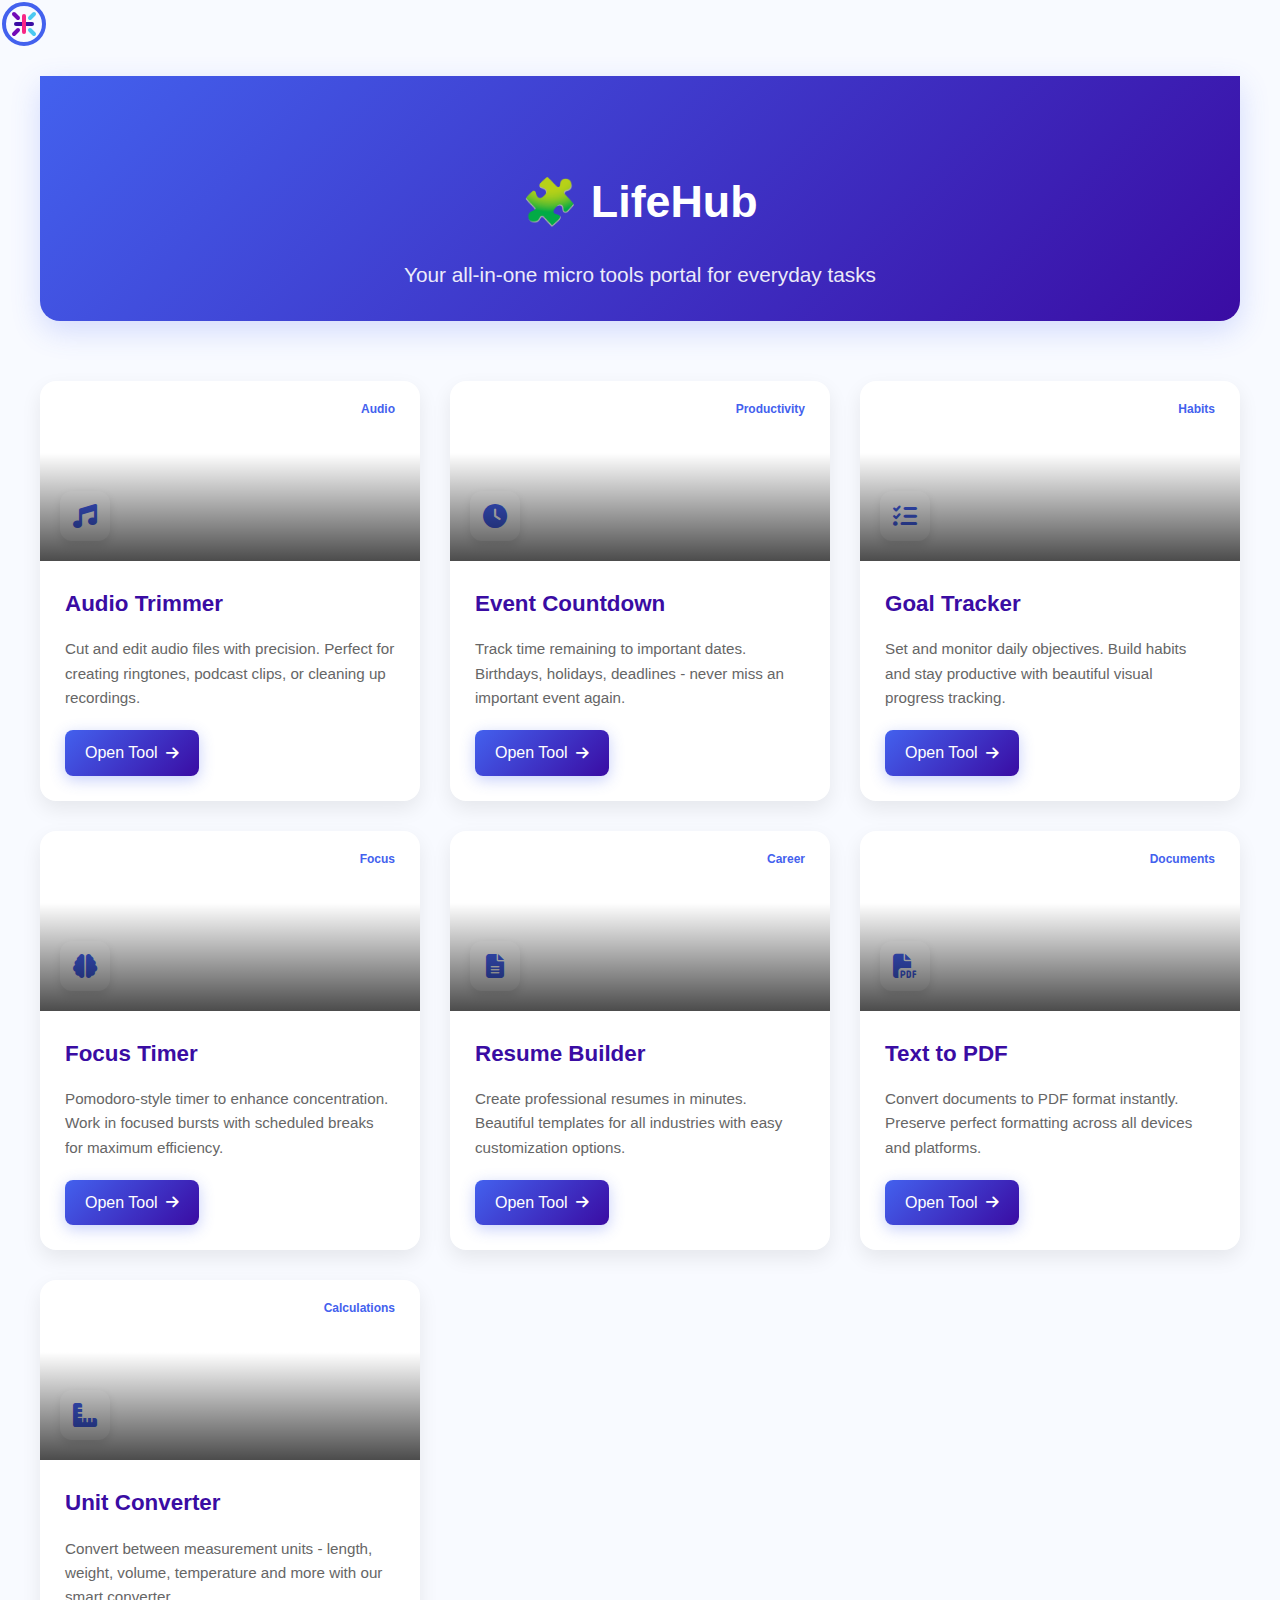
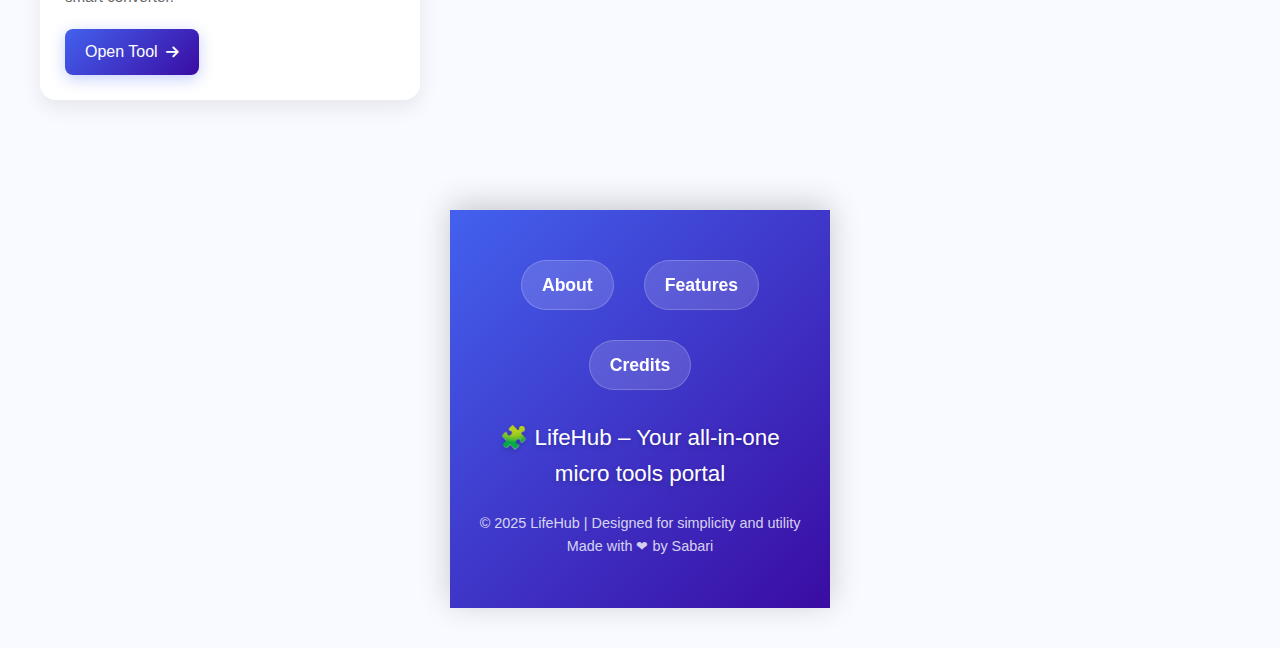
<file: index.html>
<!DOCTYPE html>
<html lang="en">
<head>
    <meta charset="UTF-8">
    <meta name="viewport" content="width=device-width, initial-scale=1.0">
    <!-- SVG Puzzle Icon -->
<svg width="48" height="48" viewBox="0 0 24 24" fill="none" xmlns="http://www.w3.org/2000/svg">
  <path d="M12 22C17.5228 22 22 17.5228 22 12C22 6.47715 17.5228 2 12 2C6.47715 2 2 6.47715 2 12C2 17.5228 6.47715 22 12 22Z" stroke="#4361ee" stroke-width="2"/>
  <path d="M8 12H16" stroke="#3a0ca3" stroke-width="2" stroke-linecap="round"/>
  <path d="M12 8V16" stroke="#f72585" stroke-width="2" stroke-linecap="round"/>
  <path d="M9 9L7 7" stroke="#7209b7" stroke-width="2" stroke-linecap="round"/>
  <path d="M17 17L15 15" stroke="#4cc9f0" stroke-width="2" stroke-linecap="round"/>
  <path d="M15 9L17 7" stroke="#4cc9f0" stroke-width="2" stroke-linecap="round"/>
  <path d="M7 17L9 15" stroke="#7209b7" stroke-width="2" stroke-linecap="round"/>
</svg>
    <link rel="icon" type="image/png" sizes="32x32" href="download.png">
    <title>🧩LifeHub – A Micro Tools Portal</title>
    <link rel="stylesheet" href="https://cdnjs.cloudflare.com/ajax/libs/font-awesome/6.4.0/css/all.min.css">
    <style>
        :root {
            --primary: #4361ee;
            --secondary: #3a0ca3;
            --accent: #f72585;
            --light: #f8f9fa;
            --dark: #212529;
            --success: #4cc9f0;
            --gradient: linear-gradient(135deg, #4361ee 0%, #3a0ca3 100%);
        }
        
        body {
            font-family: 'Inter', -apple-system, BlinkMacSystemFont, sans-serif;
            line-height: 1.6;
            color: var(--dark);
            background-color: #f8faff;
            margin: 0;
            padding: 0;
        }
        
        .container {
            max-width: 1200px;
            margin: 0 auto;
            padding: 20px;
        }
        
        header {
            text-align: center;
            padding: 60px 0 30px;
            background: var(--gradient);
            color: white;
            margin-bottom: 40px;
            border-radius: 0 0 20px 20px;
            box-shadow: 0 10px 30px rgba(67, 97, 238, 0.2);
        }
        
        h1 {
            font-size: 2.8rem;
            margin-bottom: 10px;
            font-weight: 800;
        }
        
        .tagline {
            font-size: 1.3rem;
            opacity: 0.9;
            margin-bottom: 0;
            font-weight: 300;
        }
        
        .tools-grid {
            display: grid;
            grid-template-columns: repeat(auto-fill, minmax(320px, 1fr));
            gap: 30px;
            padding: 20px 0;
        }
        
        .tool-card {
            background: white;
            border-radius: 16px;
            overflow: hidden;
            box-shadow: 0 8px 20px rgba(0, 0, 0, 0.08);
            transition: all 0.3s cubic-bezier(0.25, 0.8, 0.25, 1);
            position: relative;
        }
        
        .tool-card:hover {
            transform: translateY(-8px);
            box-shadow: 0 15px 30px rgba(0, 0, 0, 0.12);
        }
        
        .tool-image {
            height: 180px;
            background-size: cover;
            background-position: center;
            position: relative;
        }
        
        .tool-image::after {
            content: '';
            position: absolute;
            bottom: 0;
            left: 0;
            right: 0;
            height: 60%;
            background: linear-gradient(to top, rgba(0,0,0,0.7) 0%, transparent 100%);
        }
        
        .tool-icon {
            position: absolute;
            bottom: 20px;
            left: 20px;
            width: 50px;
            height: 50px;
            background: white;
            border-radius: 12px;
            display: flex;
            align-items: center;
            justify-content: center;
            font-size: 1.5rem;
            color: var(--primary);
            box-shadow: 0 4px 10px rgba(0,0,0,0.1);
        }
        
        .tool-content {
            padding: 25px;
        }
        
        .tool-title {
            font-size: 1.4rem;
            margin: 0 0 12px;
            color: var(--secondary);
            font-weight: 700;
        }
        
        .tool-description {
            color: #666;
            margin-bottom: 20px;
            font-size: 0.95rem;
        }
        
        .tool-button {
            display: inline-flex;
            align-items: center;
            background: var(--gradient);
            color: white;
            padding: 10px 20px;
            border-radius: 8px;
            text-decoration: none;
            transition: all 0.3s;
            font-weight: 500;
            box-shadow: 0 4px 15px rgba(67, 97, 238, 0.3);
        }
        
        .tool-button:hover {
            transform: translateY(-2px);
            box-shadow: 0 6px 20px rgba(67, 97, 238, 0.4);
        }
        
        .tool-button i {
            margin-left: 8px;
            font-size: 0.9rem;
        }
        
        .category-tag {
            position: absolute;
            top: 15px;
            right: 15px;
            background: rgba(255,255,255,0.9);
            padding: 4px 10px;
            border-radius: 20px;
            font-size: 0.75rem;
            font-weight: 600;
            color: var(--primary);
        }
        
        footer {
            text-align: center;
            padding: 60px 0 30px;
            color: #666;
            font-size: 0.9rem;
            margin-top: 40px;
        }
        
        .footer-links {
            display: flex;
            justify-content: center;
            gap: 20px;
            margin-bottom: 20px;
        }
        
        .footer-links a {
            color: var(--primary);
            text-decoration: none;
            transition: color 0.3s;
        }
        
        .footer-links a:hover {
            color: var(--accent);
        }
        
        @media (max-width: 768px) {
            .tools-grid {
                grid-template-columns: 1fr;
            }
            
            h1 {
                font-size: 2.2rem;
            }
            
            header {
                padding: 40px 20px 30px;
            }
        }
    </style>
</head>
<body>
    <div class="container">
        <header>
            <h1>🧩 LifeHub</h1>
            <p class="tagline">Your all-in-one micro tools portal for everyday tasks</p>
        </header>
        
        <div class="tools-grid">
            <!-- Audio Trimmer -->
            <div class="tool-card">
                <div class="tool-image" style="background-image: url('https://images.unsplash.com/photo-1598488035139-bdbb2231ce04?ixlib=rb-4.0.3&ixid=M3wxMjA3fDB8MHxwaG90by1wYWdlfHx8fGVufDB8fHx8fA%3D%3D&auto=format&fit=crop&w=2070&q=80');">
                    <span class="category-tag">Audio</span>
                    <div class="tool-icon"><i class="fas fa-music"></i></div>
                </div>
                <div class="tool-content">
                    <h3 class="tool-title">Audio Trimmer</h3>
                    <p class="tool-description">Cut and edit audio files with precision. Perfect for creating ringtones, podcast clips, or cleaning up recordings.</p>
                    <a href="Audio trimmer.html" class="tool-button">Open Tool <i class="fas fa-arrow-right"></i></a>
                </div>
            </div>
            
            <!-- Countdown to Events -->
            <div class="tool-card">
                <div class="tool-image" style="background-image: url('https://images.unsplash.com/photo-1513151233558-d860c5398176?ixlib=rb-4.0.3&ixid=M3wxMjA3fDB8MHxwaG90by1wYWdlfHx8fGVufDB8fHx8fA%3D%3D&auto=format&fit=crop&w=2070&q=80');">
                    <span class="category-tag">Productivity</span>
                    <div class="tool-icon"><i class="fas fa-clock"></i></div>
                </div>
                <div class="tool-content">
                    <h3 class="tool-title">Event Countdown</h3>
                    <p class="tool-description">Track time remaining to important dates. Birthdays, holidays, deadlines - never miss an important event again.</p>
                    <a href="Countdown.html" class="tool-button">Open Tool <i class="fas fa-arrow-right"></i></a>
                </div>
            </div>
            
            <!-- Daily Goal Tracker -->
            <div class="tool-card">
                <div class="tool-image" style="background-image: url('https://images.unsplash.com/photo-1552664730-d307ca884978?ixlib=rb-4.0.3&ixid=M3wxMjA3fDB8MHxwaG90by1wYWdlfHx8fGVufDB8fHx8fA%3D%3D&auto=format&fit=crop&w=2070&q=80');">
                    <span class="category-tag">Habits</span>
                    <div class="tool-icon"><i class="fas fa-tasks"></i></div>
                </div>
                <div class="tool-content">
                    <h3 class="tool-title">Goal Tracker</h3>
                    <p class="tool-description">Set and monitor daily objectives. Build habits and stay productive with beautiful visual progress tracking.</p>
                    <a href="Daily Goal tracker.html" class="tool-button">Open Tool <i class="fas fa-arrow-right"></i></a>
                </div>
            </div>
            
            <!-- Focus Timer -->
            <div class="tool-card">
                <div class="tool-image" style="background-image: url('https://images.unsplash.com/photo-1498050108023-c5249f4df085?ixlib=rb-4.0.3&ixid=M3wxMjA3fDB8MHxwaG90by1wYWdlfHx8fGVufDB8fHx8fA%3D%3D&auto=format&fit=crop&w=2072&q=80');">
                    <span class="category-tag">Focus</span>
                    <div class="tool-icon"><i class="fas fa-brain"></i></div>
                </div>
                <div class="tool-content">
                    <h3 class="tool-title">Focus Timer</h3>
                    <p class="tool-description">Pomodoro-style timer to enhance concentration. Work in focused bursts with scheduled breaks for maximum efficiency.</p>
                    <a href="Focus Timer.html" class="tool-button">Open Tool <i class="fas fa-arrow-right"></i></a>
                </div>
            </div>
            
            <!-- Resume Builder -->
            <div class="tool-card">
                <div class="tool-image" style="background-image: url('https://images.unsplash.com/photo-1542744173-8e7e53415bb0?ixlib=rb-4.0.3&ixid=M3wxMjA3fDB8MHxwaG90by1wYWdlfHx8fGVufDB8fHx8fA%3D%3D&auto=format&fit=crop&w=2070&q=80');">
                    <span class="category-tag">Career</span>
                    <div class="tool-icon"><i class="fas fa-file-alt"></i></div>
                </div>
                <div class="tool-content">
                    <h3 class="tool-title">Resume Builder</h3>
                    <p class="tool-description">Create professional resumes in minutes. Beautiful templates for all industries with easy customization options.</p>
                    <a href="resume.html" class="tool-button">Open Tool <i class="fas fa-arrow-right"></i></a>
                </div>
            </div>
            
            <!-- Text to PDF Converter -->
            <div class="tool-card">
                <div class="tool-image" style="background-image: url('https://images.unsplash.com/photo-1517245386807-bb43f82c33c4?ixlib=rb-4.0.3&ixid=M3wxMjA3fDB8MHxwaG90by1wYWdlfHx8fGVufDB8fHx8fA%3D%3D&auto=format&fit=crop&w=2070&q=80');">
                    <span class="category-tag">Documents</span>
                    <div class="tool-icon"><i class="fas fa-file-pdf"></i></div>
                </div>
                <div class="tool-content">
                    <h3 class="tool-title">Text to PDF</h3>
                    <p class="tool-description">Convert documents to PDF format instantly. Preserve perfect formatting across all devices and platforms.</p>
                    <a href="text to pdf.html" class="tool-button">Open Tool <i class="fas fa-arrow-right"></i></a>
                </div>
            </div>
            
            <!-- Unit Converter -->
            <div class="tool-card">
                <div class="tool-image" style="background-image: url('https://images.unsplash.com/photo-1635070041078-e363dbe005cb?ixlib=rb-4.0.3&ixid=M3wxMjA3fDB8MHxwaG90by1wYWdlfHx8fGVufDB8fHx8fA%3D%3D&auto=format&fit=crop&w=2070&q=80');">
                    <span class="category-tag">Calculations</span>
                    <div class="tool-icon"><i class="fas fa-ruler-combined"></i></div>
                </div>
                <div class="tool-content">
                    <h3 class="tool-title">Unit Converter</h3>
                    <p class="tool-description">Convert between measurement units - length, weight, volume, temperature and more with our smart converter.</p>
                    <a href="Unit Converter.html" class="tool-button">Open Tool <i class="fas fa-arrow-right"></i></a>
                </div>
            </div>
            <div>

            </div>
            <div>   </div>
            <div></div>
        
        <footer style="
    background: linear-gradient(135deg, #4361ee, #3a0ca3, #7209b7, #f72585);
    background-size: 300% 300%;
    color: white;
    padding: 50px 0;
    margin-top: 80px;
    width: 100%;
    text-align: center;
    animation: gradientBG 12s ease infinite;
    box-shadow: 0 -5px 30px rgba(0,0,0,0.2);
">
    <div style="
        max-width: 1200px;
        margin: 0 auto;
        padding: 0 20px;
    ">
        <div class="footer-links" style="
            display: flex;
            justify-content: center;
            gap: 30px;
            margin-bottom: 30px;
            flex-wrap: wrap;
        ">
            <a href="About.html" style="
                color: white;
                text-decoration: none;
                font-weight: 600;
                font-size: 1.1rem;
                padding: 10px 20px;
                border-radius: 50px;
                background: rgba(255,255,255,0.15);
                backdrop-filter: blur(5px);
                transition: all 0.3s ease;
                border: 1px solid rgba(255,255,255,0.2);
            ">About</a>
            
            <a href="Features.html" style="
                color: white;
                text-decoration: none;
                font-weight: 600;
                font-size: 1.1rem;
                padding: 10px 20px;
                border-radius: 50px;
                background: rgba(255,255,255,0.15);
                backdrop-filter: blur(5px);
                transition: all 0.3s ease;
                border: 1px solid rgba(255,255,255,0.2);
            ">Features</a>
            
            <a href="credit.html" style="
                color: white;
                text-decoration: none;
                font-weight: 600;
                font-size: 1.1rem;
                padding: 10px 20px;
                border-radius: 50px;
                background: rgba(255,255,255,0.15);
                backdrop-filter: blur(5px);
                transition: all 0.3s ease;
                border: 1px solid rgba(255,255,255,0.2);
            ">Credits</a>
        </div>
        
        <p style="
            font-size: 1.4rem;
            margin-bottom: 20px;
            text-shadow: 0 2px 5px rgba(0,0,0,0.2);
        ">
            🧩 LifeHub – Your all-in-one micro tools portal
        </p>
        
        <p style="
            color: rgba(255,255,255,0.8);
            font-size: 0.9rem;
            margin: 0;
        ">
            © 2025 LifeHub | Designed for simplicity and utility
            Made with ❤ by Sabari
        </p>
    </div>

    <style>
        @keyframes gradientBG {
            0% { background-position: 0% 50%; }
            50% { background-position: 100% 50%; }
            100% { background-position: 0% 50%; }
        }
        
        .footer-links a:hover {
            background: rgba(255,255,255,0.25) !important;
            transform: translateY(-3px);
            box-shadow: 0 5px 15px rgba(0,0,0,0.3);
        }
    </style>
</footer>
    </div>
</body>
</html>
</file>
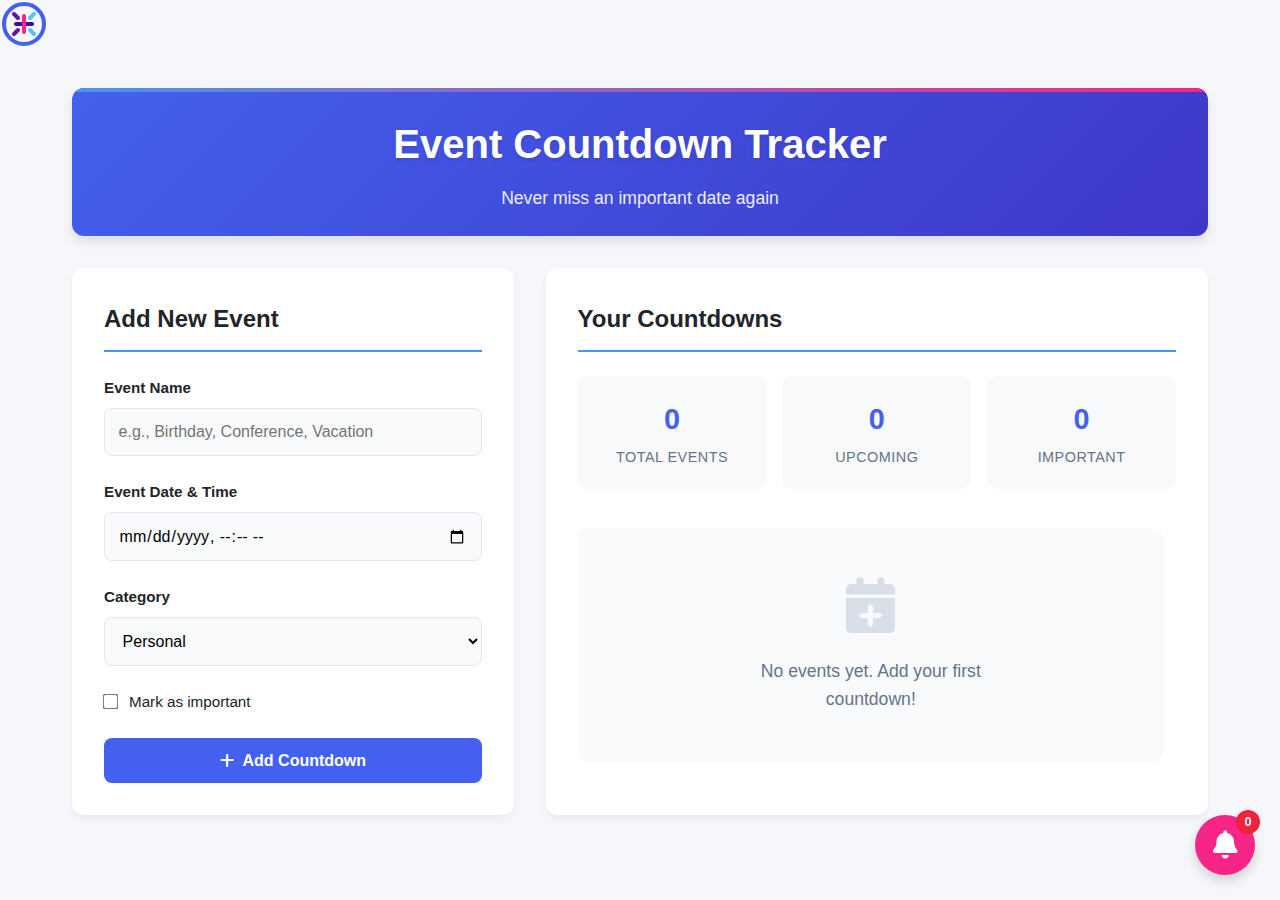
<file: Countdown.html>
<!DOCTYPE html>
<html lang="en">
<head>
    <meta charset="UTF-8">
    <meta name="viewport" content="width=device-width, initial-scale=1.0">
    <svg width="48" height="48" viewBox="0 0 24 24" fill="none" xmlns="http://www.w3.org/2000/svg">
  <path d="M12 22C17.5228 22 22 17.5228 22 12C22 6.47715 17.5228 2 12 2C6.47715 2 2 6.47715 2 12C2 17.5228 6.47715 22 12 22Z" stroke="#4361ee" stroke-width="2"/>
  <path d="M8 12H16" stroke="#3a0ca3" stroke-width="2" stroke-linecap="round"/>
  <path d="M12 8V16" stroke="#f72585" stroke-width="2" stroke-linecap="round"/>
  <path d="M9 9L7 7" stroke="#7209b7" stroke-width="2" stroke-linecap="round"/>
  <path d="M17 17L15 15" stroke="#4cc9f0" stroke-width="2" stroke-linecap="round"/>
  <path d="M15 9L17 7" stroke="#4cc9f0" stroke-width="2" stroke-linecap="round"/>
  <path d="M7 17L9 15" stroke="#7209b7" stroke-width="2" stroke-linecap="round"/>
</svg>
    <title>Event Countdown Tracker</title>
    <link rel="stylesheet" href="https://cdnjs.cloudflare.com/ajax/libs/font-awesome/6.4.0/css/all.min.css">
    <style>
        :root {
            --primary: #4361ee;
            --secondary: #3f37c9;
            --accent: #4895ef;
            --light: #f8f9fa;
            --dark: #212529;
            --success: #4cc9f0;
            --warning: #f72585;
            --danger: #ef233c;
            --completed: #4ade80;
            --overdue: #f43f5e;
        }

        * {
            margin: 0;
            padding: 0;
            box-sizing: border-box;
            font-family: 'Segoe UI', Tahoma, Geneva, Verdana, sans-serif;
        }

        body {
            background-color: #f5f7fa;
            color: var(--dark);
            line-height: 1.6;
            min-height: 100vh;
        }

        .container {
            max-width: 1200px;
            margin: 0 auto;
            padding: 2rem;
        }

        header {
            text-align: center;
            margin-bottom: 2rem;
            padding: 1.5rem;
            background: linear-gradient(135deg, var(--primary), var(--secondary));
            color: white;
            border-radius: 12px;
            box-shadow: 0 6px 12px rgba(0, 0, 0, 0.1);
            position: relative;
            overflow: hidden;
        }

        header::after {
            content: '';
            position: absolute;
            top: 0;
            left: 0;
            right: 0;
            height: 4px;
            background: linear-gradient(90deg, var(--accent), var(--warning));
        }

        h1 {
            font-size: 2.5rem;
            margin-bottom: 0.5rem;
            font-weight: 700;
            text-shadow: 0 2px 4px rgba(0, 0, 0, 0.1);
        }

        .subtitle {
            font-size: 1.1rem;
            opacity: 0.9;
            font-weight: 400;
        }

        .main-content {
            display: grid;
            grid-template-columns: 1fr 1.5fr;
            gap: 2rem;
        }

        @media (max-width: 768px) {
            .main-content {
                grid-template-columns: 1fr;
            }
        }

        .form-section {
            background-color: white;
            padding: 2rem;
            border-radius: 12px;
            box-shadow: 0 4px 8px rgba(0, 0, 0, 0.05);
            position: sticky;
            top: 2rem;
            height: fit-content;
        }

        .form-group {
            margin-bottom: 1.5rem;
            position: relative;
        }

        label {
            display: block;
            margin-bottom: 0.5rem;
            font-weight: 600;
            color: var(--dark);
            font-size: 0.95rem;
        }

        input, select {
            width: 100%;
            padding: 0.85rem;
            border: 1px solid #e2e8f0;
            border-radius: 8px;
            font-size: 1rem;
            transition: all 0.3s ease;
            background-color: #f8fafc;
        }

        input:focus, select:focus {
            outline: none;
            border-color: var(--accent);
            box-shadow: 0 0 0 3px rgba(67, 97, 238, 0.15);
            background-color: white;
        }

        .checkbox-group {
            display: flex;
            align-items: center;
            gap: 0.75rem;
            margin-top: 1rem;
        }

        .checkbox-group input {
            width: auto;
            transform: scale(1.2);
            accent-color: var(--warning);
        }

        .checkbox-group label {
            margin-bottom: 0;
            color: var(--dark);
            font-weight: 500;
        }

        button {
            background-color: var(--primary);
            color: white;
            border: none;
            padding: 0.85rem 1.5rem;
            border-radius: 8px;
            font-size: 1rem;
            font-weight: 600;
            cursor: pointer;
            transition: all 0.3s ease;
            width: 100%;
            display: flex;
            align-items: center;
            justify-content: center;
            gap: 0.5rem;
        }

        button:hover {
            background-color: var(--secondary);
            transform: translateY(-2px);
            box-shadow: 0 4px 8px rgba(0, 0, 0, 0.1);
        }

        button:active {
            transform: translateY(0);
        }

        .countdowns-section {
            background-color: white;
            padding: 2rem;
            border-radius: 12px;
            box-shadow: 0 4px 8px rgba(0, 0, 0, 0.05);
        }

        .section-title {
            font-size: 1.5rem;
            margin-bottom: 1.5rem;
            color: var(--dark);
            border-bottom: 2px solid var(--accent);
            padding-bottom: 0.75rem;
            display: flex;
            justify-content: space-between;
            align-items: center;
        }

        .stats {
            display: grid;
            grid-template-columns: repeat(3, 1fr);
            gap: 1rem;
            margin-bottom: 1.5rem;
        }

        .stat-item {
            text-align: center;
            padding: 1.25rem;
            background-color: #f8f9fa;
            border-radius: 10px;
            transition: transform 0.3s ease;
        }

        .stat-item:hover {
            transform: translateY(-3px);
            box-shadow: 0 4px 8px rgba(0, 0, 0, 0.05);
        }

        .stat-number {
            font-size: 1.8rem;
            font-weight: 700;
            color: var(--primary);
            margin-bottom: 0.25rem;
        }

        .stat-label {
            font-size: 0.9rem;
            color: #64748b;
            font-weight: 500;
            text-transform: uppercase;
            letter-spacing: 0.5px;
        }

        .countdown-list {
            max-height: 600px;
            overflow-y: auto;
            padding-right: 0.75rem;
        }

        .countdown-item {
            background-color: #f8f9fa;
            border-radius: 12px;
            padding: 1.5rem;
            margin-bottom: 1rem;
            position: relative;
            transition: all 0.3s ease;
            border-left: 5px solid var(--accent);
            overflow: hidden;
        }

        .countdown-item:hover {
            transform: translateY(-3px);
            box-shadow: 0 6px 12px rgba(0, 0, 0, 0.08);
        }

        .countdown-item.important {
            border-left-color: var(--warning);
            background: linear-gradient(90deg, rgba(247, 37, 133, 0.05) 0%, rgba(248, 249, 250, 1) 30%);
        }

        .countdown-item.completed {
            border-left-color: var(--completed);
            background: linear-gradient(90deg, rgba(74, 222, 128, 0.05) 0%, rgba(248, 249, 250, 1) 30%);
        }

        .countdown-item.overdue {
            border-left-color: var(--overdue);
            background: linear-gradient(90deg, rgba(244, 63, 94, 0.05) 0%, rgba(248, 249, 250, 1) 30%);
        }

        .countdown-header {
            display: flex;
            justify-content: space-between;
            align-items: center;
            margin-bottom: 0.75rem;
        }

        .event-name {
            font-weight: 700;
            font-size: 1.25rem;
            color: var(--dark);
        }

        .event-date {
            color: #64748b;
            font-size: 0.9rem;
            background-color: white;
            padding: 0.25rem 0.5rem;
            border-radius: 20px;
            font-weight: 500;
            box-shadow: 0 1px 3px rgba(0, 0, 0, 0.05);
        }

        .countdown-timer {
            display: flex;
            gap: 1rem;
            margin: 1.25rem 0;
            flex-wrap: wrap;
        }

        .time-unit {
            text-align: center;
            background-color: white;
            padding: 0.75rem 0.5rem;
            border-radius: 8px;
            min-width: 70px;
            box-shadow: 0 2px 4px rgba(0, 0, 0, 0.05);
            transition: transform 0.3s ease;
        }

        .time-unit:hover {
            transform: scale(1.05);
        }

        .time-value {
            font-size: 1.75rem;
            font-weight: 700;
            color: var(--primary);
            margin-bottom: 0.25rem;
        }

        .time-label {
            font-size: 0.75rem;
            color: #64748b;
            text-transform: uppercase;
            letter-spacing: 1px;
            font-weight: 600;
        }

        .progress-container {
            width: 100%;
            height: 10px;
            background-color: #e2e8f0;
            border-radius: 5px;
            margin-top: 1.25rem;
            overflow: hidden;
        }

        .progress-bar {
            height: 100%;
            background: linear-gradient(90deg, var(--accent), var(--primary));
            border-radius: 5px;
            transition: width 0.5s ease;
        }

        .progress-bar.completed {
            background: linear-gradient(90deg, var(--completed), #22c55e);
        }

        .progress-bar.overdue {
            background: linear-gradient(90deg, var(--overdue), #e11d48);
        }

        .important-tag {
            position: absolute;
            top: -8px;
            right: 15px;
            background-color: var(--warning);
            color: white;
            padding: 0.35rem 1rem;
            border-radius: 20px;
            font-size: 0.75rem;
            font-weight: 700;
            box-shadow: 0 2px 4px rgba(0, 0, 0, 0.1);
            z-index: 1;
        }

        .status-tag {
            position: absolute;
            top: -8px;
            left: 15px;
            color: white;
            padding: 0.35rem 1rem;
            border-radius: 20px;
            font-size: 0.75rem;
            font-weight: 700;
            box-shadow: 0 2px 4px rgba(0, 0, 0, 0.1);
            z-index: 1;
        }

        .status-tag.completed {
            background-color: var(--completed);
        }

        .status-tag.overdue {
            background-color: var(--overdue);
        }

        .empty-state {
            text-align: center;
            padding: 3rem 2rem;
            color: #64748b;
            background-color: #f8fafc;
            border-radius: 10px;
            margin: 1rem 0;
        }

        .empty-state i {
            font-size: 3.5rem;
            color: #cbd5e1;
            margin-bottom: 1.5rem;
            opacity: 0.7;
        }

        .empty-state p {
            font-size: 1.1rem;
            max-width: 300px;
            margin: 0 auto;
        }

        .notification-badge {
            position: fixed;
            bottom: 25px;
            right: 25px;
            background-color: var(--warning);
            color: white;
            width: 60px;
            height: 60px;
            border-radius: 50%;
            display: flex;
            align-items: center;
            justify-content: center;
            font-size: 1.75rem;
            cursor: pointer;
            box-shadow: 0 6px 12px rgba(0, 0, 0, 0.15);
            z-index: 100;
            transition: all 0.3s ease;
        }

        .notification-badge:hover {
            transform: scale(1.1) rotate(15deg);
            box-shadow: 0 8px 16px rgba(0, 0, 0, 0.2);
        }

        .notification-badge .count {
            position: absolute;
            top: -5px;
            right: -5px;
            background-color: var(--danger);
            color: white;
            width: 24px;
            height: 24px;
            border-radius: 50%;
            font-size: 0.8rem;
            display: flex;
            align-items: center;
            justify-content: center;
            font-weight: 700;
        }

        .notification-panel {
            position: fixed;
            bottom: 95px;
            right: 25px;
            width: 380px;
            max-height: 70vh;
            background-color: white;
            border-radius: 12px;
            box-shadow: 0 8px 24px rgba(0, 0, 0, 0.15);
            overflow: hidden;
            transform: translateY(20px);
            opacity: 0;
            visibility: hidden;
            transition: all 0.3s ease;
            z-index: 100;
            display: flex;
            flex-direction: column;
        }

        .notification-panel.active {
            transform: translateY(0);
            opacity: 1;
            visibility: visible;
        }

        .notification-header {
            padding: 1.25rem;
            background: linear-gradient(135deg, var(--primary), var(--secondary));
            color: white;
            font-weight: 600;
            display: flex;
            justify-content: space-between;
            align-items: center;
            font-size: 1.1rem;
        }

        .notification-close {
            background: none;
            border: none;
            color: white;
            font-size: 1.5rem;
            cursor: pointer;
            padding: 0.25rem;
            transition: transform 0.2s;
        }

        .notification-close:hover {
            transform: rotate(90deg);
        }

        .notification-list {
            flex: 1;
            overflow-y: auto;
        }

        .notification-item {
            padding: 1.25rem;
            border-bottom: 1px solid #f1f5f9;
            display: flex;
            gap: 1rem;
            align-items: flex-start;
            transition: background-color 0.2s;
        }

        .notification-item:last-child {
            border-bottom: none;
        }

        .notification-item:hover {
            background-color: #f8fafc;
        }

        .notification-icon {
            color: var(--accent);
            font-size: 1.4rem;
            margin-top: 0.2rem;
            flex-shrink: 0;
        }

        .notification-content {
            flex: 1;
        }

        .notification-title {
            font-weight: 600;
            margin-bottom: 0.4rem;
            color: var(--dark);
        }

        .notification-message {
            font-size: 0.9rem;
            color: #64748b;
            margin-bottom: 0.3rem;
        }

        .notification-time {
            font-size: 0.75rem;
            color: #94a3b8;
            font-weight: 500;
        }

        .clear-all {
            text-align: center;
            padding: 1rem;
            background-color: #f8fafc;
            color: var(--primary);
            font-weight: 600;
            cursor: pointer;
            transition: background-color 0.2s;
            border-top: 1px solid #e2e8f0;
        }

        .clear-all:hover {
            background-color: #f1f5f9;
        }

        .action-buttons {
            display: flex;
            gap: 0.75rem;
            margin-top: 1.25rem;
        }

        .action-buttons button {
            flex: 1;
            padding: 0.65rem;
            font-size: 0.9rem;
            border-radius: 6px;
        }

        .delete-btn {
            background-color: var(--danger);
        }

        .delete-btn:hover {
            background-color: #dc2626;
        }

        .edit-btn {
            background-color: #64748b;
        }

        .edit-btn:hover {
            background-color: #475569;
        }

        /* Animations */
        @keyframes pulse {
            0% { transform: scale(1); }
            50% { transform: scale(1.1); }
            100% { transform: scale(1); }
        }

        @keyframes bounce {
            0%, 100% { transform: translateY(0); }
            50% { transform: translateY(-10px); }
        }

        .pulse {
            animation: pulse 1.5s infinite;
        }

        .bounce {
            animation: bounce 1s infinite;
        }

        @keyframes fadeIn {
            from { opacity: 0; transform: translateY(10px); }
            to { opacity: 1; transform: translateY(0); }
        }

        .fade-in {
            animation: fadeIn 0.3s ease-out;
        }

        /* Toast notification */
        .toast {
            position: fixed;
            bottom: 30px;
            left: 50%;
            transform: translateX(-50%);
            background-color: var(--dark);
            color: white;
            padding: 1rem 1.5rem;
            border-radius: 8px;
            box-shadow: 0 4px 12px rgba(0, 0, 0, 0.15);
            z-index: 1000;
            display: flex;
            align-items: center;
            gap: 0.75rem;
            opacity: 0;
            transition: opacity 0.3s ease;
        }

        .toast.show {
            opacity: 1;
        }

        .toast i {
            font-size: 1.2rem;
        }

        .toast.success {
            background-color: var(--completed);
        }

        .toast.warning {
            background-color: var(--warning);
        }

        .toast.error {
            background-color: var(--danger);
        }

        .toast.info {
            background-color: var(--accent);
        }

        /* Scrollbar styling */
        ::-webkit-scrollbar {
            width: 8px;
        }

        ::-webkit-scrollbar-track {
            background: #f1f5f9;
            border-radius: 10px;
        }

        ::-webkit-scrollbar-thumb {
            background: #cbd5e1;
            border-radius: 10px;
        }

        ::-webkit-scrollbar-thumb:hover {
            background: #94a3b8;
        }

        /* Responsive adjustments */
        @media (max-width: 480px) {
            .container {
                padding: 1rem;
            }
            
            header {
                padding: 1rem;
            }
            
            h1 {
                font-size: 2rem;
            }
            
            .form-section, .countdowns-section {
                padding: 1.25rem;
            }
            
            .time-unit {
                min-width: 60px;
                padding: 0.5rem;
            }
            
            .time-value {
                font-size: 1.5rem;
            }
            
            .notification-panel {
                width: 90vw;
                right: 5vw;
            }
        }
    </style>
</head>
<body>
    <div class="container">
        <header>
            <h1>Event Countdown Tracker</h1>
            <p class="subtitle">Never miss an important date again</p>
        </header>

        <div class="main-content">
            <div class="form-section">
                <h2 class="section-title">Add New Event</h2>
                <form id="eventForm">
                    <div class="form-group">
                        <label for="eventName">Event Name</label>
                        <input type="text" id="eventName" placeholder="e.g., Birthday, Conference, Vacation" required>
                    </div>
                    <div class="form-group">
                        <label for="eventDate">Event Date & Time</label>
                        <input type="datetime-local" id="eventDate" required>
                    </div>
                    <div class="form-group">
                        <label for="eventCategory">Category</label>
                        <select id="eventCategory">
                            <option value="personal">Personal</option>
                            <option value="work">Work</option>
                            <option value="family">Family</option>
                            <option value="holiday">Holiday</option>
                            <option value="other">Other</option>
                        </select>
                    </div>
                    <div class="form-group">
                        <div class="checkbox-group">
                            <input type="checkbox" id="isImportant">
                            <label for="isImportant">Mark as important</label>
                        </div>
                    </div>
                    <button type="submit" id="addEventBtn">
                        <i class="fas fa-plus"></i> Add Countdown
                    </button>
                </form>
            </div>

            <div class="countdowns-section">
                <h2 class="section-title">Your Countdowns</h2>
                
                <div class="stats">
                    <div class="stat-item">
                        <div class="stat-number" id="totalEvents">0</div>
                        <div class="stat-label">Total Events</div>
                    </div>
                    <div class="stat-item">
                        <div class="stat-number" id="upcomingEvents">0</div>
                        <div class="stat-label">Upcoming</div>
                    </div>
                    <div class="stat-item">
                        <div class="stat-number" id="importantEvents">0</div>
                        <div class="stat-label">Important</div>
                    </div>
                </div>
                
                <div class="countdown-list" id="countdownList">
                    <div class="empty-state">
                        <i class="fas fa-calendar-plus"></i>
                        <p>No events yet. Add your first countdown!</p>
                    </div>
                </div>
            </div>
        </div>
    </div>

    <div class="notification-badge" id="notificationBadge">
        <i class="fas fa-bell"></i>
        <span class="count" id="notificationCount">0</span>
    </div>

    <div class="notification-panel" id="notificationPanel">
        <div class="notification-header">
            <span>Notifications</span>
            <button class="notification-close" id="notificationClose">&times;</button>
        </div>
        <div class="notification-list" id="notificationList">
            <div class="empty-state">
                <i class="fas fa-bell-slash"></i>
                <p>No notifications yet</p>
            </div>
        </div>
        <div class="clear-all" id="clearNotifications">Clear All</div>
    </div>

    <div class="toast" id="toast"></div>

    <script>
        document.addEventListener('DOMContentLoaded', function() {
            // DOM Elements
            const eventForm = document.getElementById('eventForm');
            const eventNameInput = document.getElementById('eventName');
            const eventDateInput = document.getElementById('eventDate');
            const eventCategoryInput = document.getElementById('eventCategory');
            const isImportantInput = document.getElementById('isImportant');
            const countdownList = document.getElementById('countdownList');
            const totalEventsElement = document.getElementById('totalEvents');
            const upcomingEventsElement = document.getElementById('upcomingEvents');
            const importantEventsElement = document.getElementById('importantEvents');
            const notificationBadge = document.getElementById('notificationBadge');
            const notificationPanel = document.getElementById('notificationPanel');
            const notificationList = document.getElementById('notificationList');
            const notificationCount = document.getElementById('notificationCount');
            const notificationClose = document.getElementById('notificationClose');
            const clearNotifications = document.getElementById('clearNotifications');
            const toast = document.getElementById('toast');

            // Set minimum date to today
            const today = new Date().toISOString().slice(0, 16);
            eventDateInput.min = today;

            // Initialize events and notifications from localStorage
            let events = JSON.parse(localStorage.getItem('events')) || [];
            let notifications = JSON.parse(localStorage.getItem('notifications')) || [];
            let notifiedEvents = new Set(JSON.parse(localStorage.getItem('notifiedEvents')) || []);

            // Render initial state
            renderEvents();
            updateStats();
            renderNotifications();
            checkCompletedEvents();

            // Event Form Submission
            eventForm.addEventListener('submit', function(e) {
                e.preventDefault();
                
                const eventName = eventNameInput.value.trim();
                const eventDate = eventDateInput.value;
                const eventCategory = eventCategoryInput.value;
                const isImportant = isImportantInput.checked;
                
                if (!eventName || !eventDate) {
                    showToast('Please fill in all fields', 'error');
                    return;
                }
                
                const newEvent = {
                    id: Date.now().toString(),
                    name: eventName,
                    date: eventDate,
                    category: eventCategory,
                    important: isImportant,
                    createdAt: new Date().toISOString(),
                    notified: false
                };
                
                events.push(newEvent);
                saveEvents();
                renderEvents();
                updateStats();
                
                // Reset form
                eventForm.reset();
                eventDateInput.min = new Date().toISOString().slice(0, 16);
                
                // Show success notification
                showToast(`"${eventName}" added successfully`, 'success');
                addNotification(`Event "${eventName}" added`, 'success', newEvent.id);
            });

            // Toggle notification panel
            notificationBadge.addEventListener('click', function() {
                notificationPanel.classList.toggle('active');
                if (notificationPanel.classList.contains('active')) {
                    // Mark notifications as read when panel is opened
                    notifications = notifications.map(notification => ({
                        ...notification,
                        read: true
                    }));
                    saveNotifications();
                    updateNotificationBadge();
                }
            });

            notificationClose.addEventListener('click', function() {
                notificationPanel.classList.remove('active');
            });

            // Clear all notifications
            clearNotifications.addEventListener('click', function() {
                notifications = [];
                saveNotifications();
                renderNotifications();
                updateNotificationBadge();
                showToast('Notifications cleared', 'info');
            });

            // Function to render events
            function renderEvents() {
                if (events.length === 0) {
                    countdownList.innerHTML = `
                        <div class="empty-state">
                            <i class="fas fa-calendar-plus"></i>
                            <p>No events yet. Add your first countdown!</p>
                        </div>
                    `;
                    return;
                }
                
                // Sort events by date (soonest first)
                events.sort((a, b) => new Date(a.date) - new Date(b.date));
                
                countdownList.innerHTML = '';
                
                events.forEach(event => {
                    const eventDate = new Date(event.date);
                    const now = new Date();
                    const timeRemaining = eventDate - now;
                    
                    const days = Math.floor(timeRemaining / (1000 * 60 * 60 * 24));
                    const hours = Math.floor((timeRemaining % (1000 * 60 * 60 * 24)) / (1000 * 60 * 60));
                    const minutes = Math.floor((timeRemaining % (1000 * 60 * 60)) / (1000 * 60));
                    const seconds = Math.floor((timeRemaining % (1000 * 60)) / 1000);
                    
                    // Calculate progress (for progress bar)
                    const totalDuration = eventDate - new Date(event.createdAt);
                    const elapsed = now - new Date(event.createdAt);
                    const progress = Math.min(100, Math.max(0, (elapsed / totalDuration) * 100));
                    
                    // Determine event status
                    let status = '';
                    let statusClass = '';
                    
                    if (timeRemaining <= 0) {
                        status = 'Completed';
                        statusClass = 'completed';
                    } else if (days <= 7) {
                        statusClass = 'upcoming';
                    }
                    
                    // Create countdown item
                    const countdownItem = document.createElement('div');
                    countdownItem.className = `countdown-item ${event.important ? 'important' : ''} ${statusClass} fade-in`;
                    countdownItem.dataset.id = event.id;
                    
                    if (event.important) {
                        countdownItem.innerHTML += `<span class="important-tag">Important</span>`;
                    }
                    
                    if (status) {
                        countdownItem.innerHTML += `<span class="status-tag ${statusClass}">${status}</span>`;
                    }
                    
                    countdownItem.innerHTML += `
                        <div class="countdown-header">
                            <span class="event-name">${event.name}</span>
                            <span class="event-date">${formatDate(eventDate)} • ${event.category.charAt(0).toUpperCase() + event.category.slice(1)}</span>
                        </div>
                        <div class="countdown-timer">
                            <div class="time-unit">
                                <div class="time-value" id="days-${event.id}">${Math.max(0, days)}</div>
                                <div class="time-label">Days</div>
                            </div>
                            <div class="time-unit">
                                <div class="time-value" id="hours-${event.id}">${Math.max(0, hours)}</div>
                                <div class="time-label">Hours</div>
                            </div>
                            <div class="time-unit">
                                <div class="time-value" id="minutes-${event.id}">${Math.max(0, minutes)}</div>
                                <div class="time-label">Minutes</div>
                            </div>
                            <div class="time-unit">
                                <div class="time-value" id="seconds-${event.id}">${Math.max(0, seconds)}</div>
                                <div class="time-label">Seconds</div>
                            </div>
                        </div>
                        <div class="progress-container">
                            <div class="progress-bar ${statusClass}" style="width: ${progress}%"></div>
                        </div>
                        <div class="action-buttons">
                            <button class="delete-btn" data-id="${event.id}"><i class="fas fa-trash"></i> Delete</button>
                            <button class="edit-btn" data-id="${event.id}"><i class="fas fa-edit"></i> Edit</button>
                        </div>
                    `;
                    
                    countdownList.appendChild(countdownItem);
                });
                
                // Add event listeners to delete buttons
                document.querySelectorAll('.delete-btn').forEach(button => {
                    button.addEventListener('click', function() {
                        const eventId = this.dataset.id;
                        deleteEvent(eventId);
                    });
                });
                
                // Add event listeners to edit buttons
                document.querySelectorAll('.edit-btn').forEach(button => {
                    button.addEventListener('click', function() {
                        const eventId = this.dataset.id;
                        editEvent(eventId);
                    });
                });
            }
            
            // Function to update countdown timers
            function updateCountdowns() {
                const now = new Date();
                
                events.forEach(event => {
                    const eventDate = new Date(event.date);
                    const timeRemaining = eventDate - now;
                    
                    const days = Math.floor(timeRemaining / (1000 * 60 * 60 * 24));
                    const hours = Math.floor((timeRemaining % (1000 * 60 * 60 * 24)) / (1000 * 60 * 60));
                    const minutes = Math.floor((timeRemaining % (1000 * 60 * 60)) / (1000 * 60));
                    const seconds = Math.floor((timeRemaining % (1000 * 60)) / 1000);
                    
                    // Update DOM elements if they exist
                    const daysElement = document.getElementById(`days-${event.id}`);
                    const hoursElement = document.getElementById(`hours-${event.id}`);
                    const minutesElement = document.getElementById(`minutes-${event.id}`);
                    const secondsElement = document.getElementById(`seconds-${event.id}`);
                    
                    if (daysElement) daysElement.textContent = Math.max(0, days);
                    if (hoursElement) hoursElement.textContent = Math.max(0, hours);
                    if (minutesElement) minutesElement.textContent = Math.max(0, minutes);
                    if (secondsElement) secondsElement.textContent = Math.max(0, seconds);
                    
                    // Check for upcoming events to trigger notifications
                    if (timeRemaining > 0) {
                        // 7 days remaining
                        if (timeRemaining <= 604800000 && timeRemaining > 604790000 && !notifiedEvents.has(`${event.id}-7days`)) {
                            addNotification(`"${event.name}" is happening in 7 days!`, 'reminder', event.id);
                            notifiedEvents.add(`${event.id}-7days`);
                            saveNotifiedEvents();
                        }
                        // 1 day remaining
                        else if (timeRemaining <= 86400000 && timeRemaining > 86390000 && !notifiedEvents.has(`${event.id}-1day`)) {
                            addNotification(`"${event.name}" is happening in 1 day!`, 'reminder', event.id);
                            notifiedEvents.add(`${event.id}-1day`);
                            saveNotifiedEvents();
                        }
                        // 1 hour remaining
                        else if (timeRemaining <= 3600000 && timeRemaining > 3599000 && !notifiedEvents.has(`${event.id}-1hour`)) {
                            addNotification(`"${event.name}" is happening in 1 hour!`, 'reminder', event.id);
                            notifiedEvents.add(`${event.id}-1hour`);
                            saveNotifiedEvents();
                        }
                        // 10 minutes remaining
                        else if (timeRemaining <= 600000 && timeRemaining > 599000 && !notifiedEvents.has(`${event.id}-10min`)) {
                            addNotification(`"${event.name}" is happening in 10 minutes!`, 'reminder', event.id);
                            notifiedEvents.add(`${event.id}-10min`);
                            saveNotifiedEvents();
                        }
                    }
                });
                
                // Check for completed events
                checkCompletedEvents();
                
                // Continue updating
                setTimeout(updateCountdowns, 1000);
            }
            
            // Start the countdown updater
            updateCountdowns();
            
            // Function to check for completed events
            function checkCompletedEvents() {
                const now = new Date();
                let hasNewCompletedEvents = false;
                
                events.forEach(event => {
                    const eventDate = new Date(event.date);
                    if (eventDate <= now && !event.notified) {
                        // Event has completed
                        event.notified = true;
                        hasNewCompletedEvents = true;
                        
                        // Add notification
                        addNotification(`"${event.name}" has arrived!`, 'reminder', event.id);
                        
                        // Show toast notification
                        showToast(`"${event.name}" has arrived!`, 'success');
                        
                        // Play notification sound if permission granted
                        playNotificationSound();
                        
                        // Request browser notification if permission granted
                        if (Notification.permission === 'granted') {
                            new Notification(`Event: ${event.name}`, {
                                body: 'The event has arrived!',
                                icon: 'https://cdn-icons-png.flaticon.com/512/3652/3652191.png'
                            });
                        }
                    }
                });
                
                if (hasNewCompletedEvents) {
                    saveEvents();
                    renderEvents();
                    updateStats();
                }
            }
            
            // Function to play notification sound
            function playNotificationSound() {
                const audio = new Audio('https://assets.mixkit.co/sfx/preview/mixkit-alarm-digital-clock-beep-989.mp3');
                audio.volume = 0.3;
                audio.play().catch(e => console.log('Audio playback failed:', e));
            }
            
            // Function to update statistics
            function updateStats() {
                const now = new Date();
                const upcoming = events.filter(event => new Date(event.date) > now).length;
                const important = events.filter(event => event.important).length;
                
                totalEventsElement.textContent = events.length;
                upcomingEventsElement.textContent = upcoming;
                importantEventsElement.textContent = important;
            }
            
            // Function to delete an event
            function deleteEvent(eventId) {
                if (confirm('Are you sure you want to delete this event?')) {
                    const eventToDelete = events.find(event => event.id === eventId);
                    events = events.filter(event => event.id !== eventId);
                    saveEvents();
                    renderEvents();
                    updateStats();
                    showToast(`"${eventToDelete.name}" deleted`, 'info');
                    addNotification('Event deleted', 'info');
                }
            }
            
            // Function to edit an event
            function editEvent(eventId) {
                const eventToEdit = events.find(event => event.id === eventId);
                if (!eventToEdit) return;
                
                // Fill the form with event data
                eventNameInput.value = eventToEdit.name;
                eventDateInput.value = eventToEdit.date.slice(0, 16);
                eventCategoryInput.value = eventToEdit.category;
                isImportantInput.checked = eventToEdit.important;
                
                // Remove the event from the list
                events = events.filter(event => event.id !== eventId);
                saveEvents();
                renderEvents();
                updateStats();
                
                // Scroll to form
                document.querySelector('.form-section').scrollIntoView({ behavior: 'smooth' });
                
                showToast(`Editing "${eventToEdit.name}"`, 'info');
            }
            
            // Function to save events to localStorage
            function saveEvents() {
                localStorage.setItem('events', JSON.stringify(events));
            }
            
            // Function to save notified events to localStorage
            function saveNotifiedEvents() {
                localStorage.setItem('notifiedEvents', JSON.stringify(Array.from(notifiedEvents)));
            }
            
            // Function to format date
            function formatDate(date) {
                return new Date(date).toLocaleDateString('en-US', {
                    weekday: 'short',
                    year: 'numeric',
                    month: 'short',
                    day: 'numeric',
                    hour: '2-digit',
                    minute: '2-digit'
                });
            }
            
            // Notification functions
            function addNotification(message, type = 'info', eventId = null) {
                const newNotification = {
                    id: Date.now().toString(),
                    message,
                    type,
                    eventId,
                    timestamp: new Date().toISOString(),
                    read: false
                };
                
                notifications.unshift(newNotification);
                saveNotifications();
                renderNotifications();
                updateNotificationBadge();
                
                // Show badge animation for new notifications
                if (!notificationPanel.classList.contains('active')) {
                    notificationBadge.classList.add('pulse');
                    setTimeout(() => {
                        notificationBadge.classList.remove('pulse');
                    }, 3000);
                }
            }
            
            function renderNotifications() {
                if (notifications.length === 0) {
                    notificationList.innerHTML = `
                        <div class="empty-state">
                            <i class="fas fa-bell-slash"></i>
                            <p>No notifications yet</p>
                        </div>
                    `;
                    return;
                }
                
                notificationList.innerHTML = '';
                
                notifications.forEach(notification => {
                    const notificationItem = document.createElement('div');
                    notificationItem.className = 'notification-item';
                    
                    let icon = 'fa-info-circle';
                    if (notification.type === 'success') icon = 'fa-check-circle';
                    if (notification.type === 'reminder') icon = 'fa-bell';
                    
                    notificationItem.innerHTML = `
                        <div class="notification-icon">
                            <i class="fas ${icon}"></i>
                        </div>
                        <div class="notification-content">
                            <div class="notification-title">${notification.message}</div>
                            <div class="notification-time">${formatNotificationTime(notification.timestamp)}</div>
                        </div>
                    `;
                    
                    notificationList.appendChild(notificationItem);
                });
            }
            
            function formatNotificationTime(timestamp) {
                const now = new Date();
                const notificationTime = new Date(timestamp);
                const diffInMinutes = Math.floor((now - notificationTime) / (1000 * 60));
                
                if (diffInMinutes < 1) return 'Just now';
                if (diffInMinutes < 60) return `${diffInMinutes} minute${diffInMinutes === 1 ? '' : 's'} ago`;
                
                const diffInHours = Math.floor(diffInMinutes / 60);
                if (diffInHours < 24) return `${diffInHours} hour${diffInHours === 1 ? '' : 's'} ago`;
                
                const diffInDays = Math.floor(diffInHours / 24);
                return `${diffInDays} day${diffInDays === 1 ? '' : 's'} ago`;
            }
            
            function updateNotificationBadge() {
                const unreadCount = notifications.filter(n => !n.read).length;
                notificationCount.textContent = unreadCount;
                
                if (unreadCount > 0) {
                    notificationBadge.style.display = 'flex';
                    notificationCount.style.display = 'flex';
                } else {
                    notificationCount.style.display = 'none';
                }
            }
            
            function saveNotifications() {
                localStorage.setItem('notifications', JSON.stringify(notifications));
            }
            
            // Toast notification function
            function showToast(message, type = 'info') {
                const icons = {
                    success: 'fa-check-circle',
                    error: 'fa-exclamation-circle',
                    warning: 'fa-exclamation-triangle',
                    info: 'fa-info-circle'
                };
                
                toast.innerHTML = `<i class="fas ${icons[type]}"></i> ${message}`;
                toast.className = `toast ${type} show`;
                
                setTimeout(() => {
                    toast.classList.remove('show');
                }, 3000);
            }
            
            // Request notification permission
            if ('Notification' in window) {
                Notification.requestPermission().then(permission => {
                    if (permission === 'granted') {
                        console.log('Notification permission granted');
                    }
                });
            }
        });
    </script>
</body>
</html>
</file>
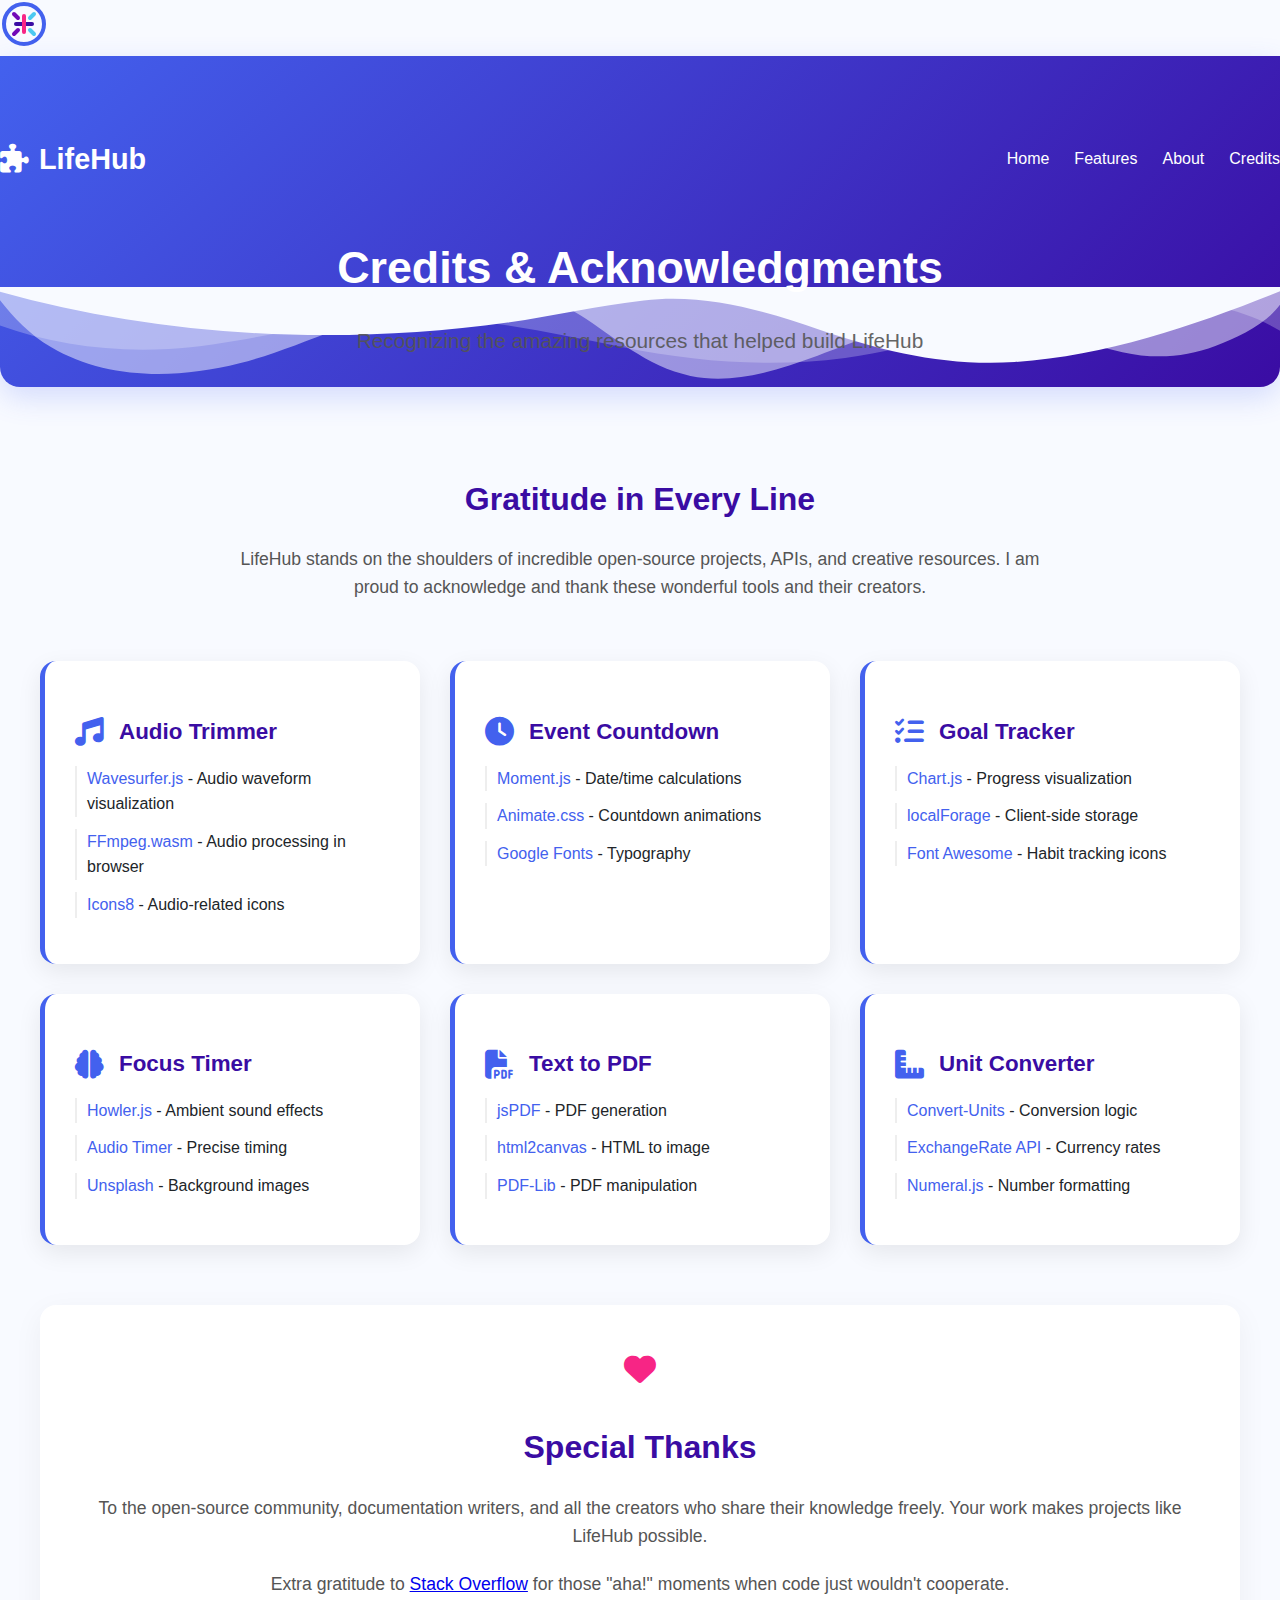
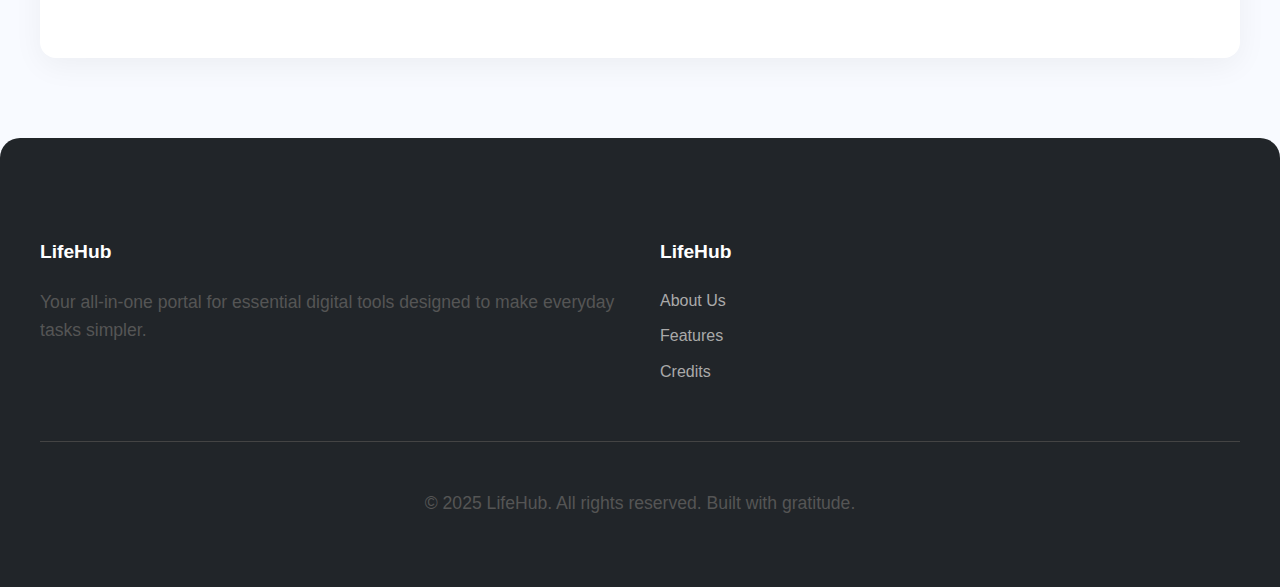
<file: credit.html>
<!DOCTYPE html>
<html lang="en">
<head>
    <meta charset="UTF-8">
    <meta name="viewport" content="width=device-width, initial-scale=1.0">
    <svg width="48" height="48" viewBox="0 0 24 24" fill="none" xmlns="http://www.w3.org/2000/svg">
  <path d="M12 22C17.5228 22 22 17.5228 22 12C22 6.47715 17.5228 2 12 2C6.47715 2 2 6.47715 2 12C2 17.5228 6.47715 22 12 22Z" stroke="#4361ee" stroke-width="2"/>
  <path d="M8 12H16" stroke="#3a0ca3" stroke-width="2" stroke-linecap="round"/>
  <path d="M12 8V16" stroke="#f72585" stroke-width="2" stroke-linecap="round"/>
  <path d="M9 9L7 7" stroke="#7209b7" stroke-width="2" stroke-linecap="round"/>
  <path d="M17 17L15 15" stroke="#4cc9f0" stroke-width="2" stroke-linecap="round"/>
  <path d="M15 9L17 7" stroke="#4cc9f0" stroke-width="2" stroke-linecap="round"/>
  <path d="M7 17L9 15" stroke="#7209b7" stroke-width="2" stroke-linecap="round"/>
</svg>
    <title>Credits - LifeHub Micro Tools Portal</title>
    <link rel="stylesheet" href="https://cdnjs.cloudflare.com/ajax/libs/font-awesome/6.4.0/css/all.min.css">
    <style>
        :root {
            --primary: #4361ee;
            --secondary: #3a0ca3;
            --accent: #f72585;
            --light: #f8f9fa;
            --dark: #212529;
            --gradient: linear-gradient(135deg, #4361ee 0%, #3a0ca3 100%);
        }
        
        body {
            font-family: 'Inter', -apple-system, BlinkMacSystemFont, sans-serif;
            line-height: 1.6;
            color: var(--dark);
            background-color: #f8faff;
            margin: 0;
            padding: 0;
        }
        
        .container {
            max-width: 1200px;
            margin: 0 auto;
            padding: 20px;
        }
        
        header {
            text-align: center;
            padding: 60px 0 30px;
            background: var(--gradient);
            color: white;
            margin-bottom: 40px;
            border-radius: 0 0 20px 20px;
            box-shadow: 0 10px 30px rgba(67, 97, 238, 0.2);
            position: relative;
            overflow: hidden;
        }
        
        header::after {
            content: '';
            position: absolute;
            bottom: 0;
            left: 0;
            right: 0;
            height: 100px;
            background: url('data:image/svg+xml;utf8,<svg viewBox="0 0 1200 120" xmlns="http://www.w3.org/2000/svg" preserveAspectRatio="none"><path d="M0,0V46.29c47.79,22.2,103.59,32.17,158,28,70.36-5.37,136.33-33.31,206.8-37.5C438.64,32.43,512.34,53.67,583,72.05c69.27,18,138.3,24.88,209.4,13.08,36.15-6,69.85-17.84,104.45-29.34C989.49,25,1113-14.29,1200,52.47V0Z" fill="%23f8faff" opacity=".25"/><path d="M0,0V15.81C13,36.92,27.64,56.86,47.69,72.05,99.41,111.27,165,111,224.58,91.58c31.15-10.15,60.09-26.07,89.67-39.8,40.92-19,84.73-46,130.83-49.67,36.26-2.85,70.9,9.42,98.6,31.56,31.77,25.39,62.32,62,103.63,73,40.44,10.79,81.35-6.69,119.13-24.28s75.16-39,116.92-43.05c59.73-5.85,113.28,22.88,168.9,38.84,30.2,8.66,59,6.17,87.09-7.5,22.43-10.89,48-26.93,60.65-49.24V0Z" fill="%23f8faff" opacity=".5"/><path d="M0,0V5.63C149.93,59,314.09,71.32,475.83,42.57c43-7.64,84.23-20.12,127.61-26.46,59-8.63,112.48,12.24,165.56,35.4C827.93,77.22,886,95.24,951.2,90c86.53-7,172.46-45.71,248.8-84.81V0Z" fill="%23f8faff"/></svg>');
            background-size: cover;
        }
        
        h1 {
            font-size: 2.8rem;
            margin-bottom: 10px;
            font-weight: 800;
            position: relative;
            z-index: 1;
        }
        
        .tagline {
            font-size: 1.3rem;
            opacity: 0.9;
            margin-bottom: 0;
            font-weight: 300;
            position: relative;
            z-index: 1;
        }
        
        nav {
            display: flex;
            justify-content: space-between;
            align-items: center;
            padding: 20px 0;
            margin-bottom: 20px;
        }
        
        .logo {
            font-size: 1.8rem;
            font-weight: 700;
            color: white;
            text-decoration: none;
            display: flex;
            align-items: center;
        }
        
        .logo i {
            margin-right: 10px;
        }
        
        .nav-links {
            display: flex;
            gap: 25px;
        }
        
        .nav-links a {
            color: white;
            text-decoration: none;
            font-weight: 500;
            transition: all 0.3s;
            position: relative;
        }
        
        .nav-links a::after {
            content: '';
            position: absolute;
            bottom: -5px;
            left: 0;
            width: 0;
            height: 2px;
            background: white;
            transition: width 0.3s;
        }
        
        .nav-links a:hover::after {
            width: 100%;
        }
        
        .credits-intro {
            text-align: center;
            max-width: 800px;
            margin: 0 auto 60px;
        }
        
        h2 {
            font-size: 2rem;
            color: var(--secondary);
            margin-bottom: 20px;
        }
        
        p {
            color: #555;
            margin-bottom: 20px;
            font-size: 1.1rem;
        }
        
        .tool-credits {
            display: grid;
            grid-template-columns: repeat(auto-fit, minmax(350px, 1fr));
            gap: 30px;
            margin-bottom: 60px;
        }
        
        .credit-card {
            background: white;
            border-radius: 16px;
            padding: 30px;
            box-shadow: 0 8px 25px rgba(0, 0, 0, 0.08);
            transition: all 0.3s ease;
            border-left: 5px solid var(--primary);
        }
        
        .credit-card:hover {
            transform: translateY(-5px);
            box-shadow: 0 15px 30px rgba(0, 0, 0, 0.12);
        }
        
        .tool-title {
            font-size: 1.4rem;
            color: var(--secondary);
            margin-bottom: 15px;
            display: flex;
            align-items: center;
        }
        
        .tool-title i {
            margin-right: 15px;
            color: var(--primary);
            font-size: 1.8rem;
        }
        
        .credit-list {
            list-style-type: none;
            padding: 0;
        }
        
        .credit-list li {
            margin-bottom: 12px;
            padding-left: 10px;
            border-left: 2px solid #eee;
            transition: all 0.3s;
        }
        
        .credit-list li:hover {
            border-left: 2px solid var(--primary);
        }
        
        .credit-list a {
            color: var(--primary);
            text-decoration: none;
            transition: all 0.3s;
        }
        
        .credit-list a:hover {
            color: var(--secondary);
            text-decoration: underline;
        }
        
        .special-thanks {
            background: white;
            border-radius: 16px;
            padding: 40px;
            margin: 60px 0;
            box-shadow: 0 8px 30px rgba(0, 0, 0, 0.05);
            text-align: center;
        }
        
        .heart-icon {
            color: var(--accent);
            font-size: 2rem;
            margin-bottom: 20px;
            animation: pulse 1.5s infinite;
        }
        
        @keyframes pulse {
            0% { transform: scale(1); }
            50% { transform: scale(1.2); }
            100% { transform: scale(1); }
        }
        
        footer {
            background: var(--dark);
            color: #aaa;
            padding: 60px 0 30px;
            border-radius: 20px 20px 0 0;
        }
        
        .footer-content {
            display: grid;
            grid-template-columns: repeat(auto-fit, minmax(200px, 1fr));
            gap: 40px;
            margin-bottom: 40px;
        }
        
        .footer-column h3 {
            color: white;
            margin-bottom: 20px;
            font-size: 1.2rem;
        }
        
        .footer-links {
            list-style: none;
            padding: 0;
        }
        
        .footer-links li {
            margin-bottom: 10px;
        }
        
        .footer-links a {
            color: #aaa;
            text-decoration: none;
            transition: color 0.3s;
        }
        
        .footer-links a:hover {
            color: white;
        }
        
        .copyright {
            text-align: center;
            padding-top: 30px;
            border-top: 1px solid #444;
        }
        
        @media (max-width: 768px) {
            h1 {
                font-size: 2.2rem;
            }
            
            header {
                padding: 40px 20px 30px;
            }
            
            .nav-links {
                display: none;
            }
            
            .tool-credits {
                grid-template-columns: 1fr;
            }
        }
    </style>
</head>
<body>
    <header>
        <nav>
            <a href="index.html" class="logo"><i class="fas fa-puzzle-piece"></i> LifeHub</a>
            <div class="nav-links">
                <a href="index.html">Home</a>
                <a href="features.html">Features</a>
                <a href="about.html">About</a>
                <a href="credits.html">Credits</a>
            </div>
        </nav>
        <h1>Credits & Acknowledgments</h1>
        <p class="tagline">Recognizing the amazing resources that helped build LifeHub</p>
    </header>
    
    <div class="container">
        <section class="credits-intro">
            <h2>Gratitude in Every Line</h2>
            <p>LifeHub stands on the shoulders of incredible open-source projects, APIs, and creative resources. I am proud to acknowledge and thank these wonderful tools and their creators.</p>
        </section>
        
        <section>
            <div class="tool-credits">
                <div class="credit-card">
                    <h3 class="tool-title"><i class="fas fa-music"></i> Audio Trimmer</h3>
                    <ul class="credit-list">
                        <li><a href="https://wavesurfer-js.org/" target="_blank">Wavesurfer.js</a> - Audio waveform visualization</li>
                        <li><a href="https://github.com/ffmpegwasm/ffmpeg.wasm" target="_blank">FFmpeg.wasm</a> - Audio processing in browser</li>
                        <li><a href="https://icons8.com/" target="_blank">Icons8</a> - Audio-related icons</li>
                    </ul>
                </div>
                
                <div class="credit-card">
                    <h3 class="tool-title"><i class="fas fa-clock"></i> Event Countdown</h3>
                    <ul class="credit-list">
                        <li><a href="https://momentjs.com/" target="_blank">Moment.js</a> - Date/time calculations</li>
                        <li><a href="https://animate.style/" target="_blank">Animate.css</a> - Countdown animations</li>
                        <li><a href="https://fonts.google.com/" target="_blank">Google Fonts</a> - Typography</li>
                    </ul>
                </div>
                
                <div class="credit-card">
                    <h3 class="tool-title"><i class="fas fa-tasks"></i> Goal Tracker</h3>
                    <ul class="credit-list">
                        <li><a href="https://chartjs.org/" target="_blank">Chart.js</a> - Progress visualization</li>
                        <li><a href="https://localforage.github.io/localForage/" target="_blank">localForage</a> - Client-side storage</li>
                        <li><a href="https://fontawesome.com/" target="_blank">Font Awesome</a> - Habit tracking icons</li>
                    </ul>
                </div>
                
                <div class="credit-card">
                    <h3 class="tool-title"><i class="fas fa-brain"></i> Focus Timer</h3>
                    <ul class="credit-list">
                        <li><a href="https://howlerjs.com/" target="_blank">Howler.js</a> - Ambient sound effects</li>
                        <li><a href="https://github.com/tomhermans/audio-timer" target="_blank">Audio Timer</a> - Precise timing</li>
                        <li><a href="https://unsplash.com/" target="_blank">Unsplash</a> - Background images</li>
                    </ul>
                </div>
                
                <div class="credit-card">
                    <h3 class="tool-title"><i class="fas fa-file-pdf"></i> Text to PDF</h3>
                    <ul class="credit-list">
                        <li><a href="https://github.com/parallax/jsPDF" target="_blank">jsPDF</a> - PDF generation</li>
                        <li><a href="https://github.com/niklasvh/html2canvas" target="_blank">html2canvas</a> - HTML to image</li>
                        <li><a href="https://www.npmjs.com/package/pdf-lib" target="_blank">PDF-Lib</a> - PDF manipulation</li>
                    </ul>
                </div>
                
                <div class="credit-card">
                    <h3 class="tool-title"><i class="fas fa-ruler-combined"></i> Unit Converter</h3>
                    <ul class="credit-list">
                        <li><a href="https://github.com/ben-ng/convert-units" target="_blank">Convert-Units</a> - Conversion logic</li>
                        <li><a href="https://exchangerate.host/" target="_blank">ExchangeRate API</a> - Currency rates</li>
                        <li><a href="https://www.npmjs.com/package/numeral" target="_blank">Numeral.js</a> - Number formatting</li>
                    </ul>
                </div>
            </div>
        </section>
        
        <section class="special-thanks">
            <div class="heart-icon">
                <i class="fas fa-heart"></i>
            </div>
            <h2>Special Thanks</h2>
            <p>To the open-source community, documentation writers, and all the creators who share their knowledge freely. Your work makes projects like LifeHub possible.</p>
            <p>Extra gratitude to <a href="https://stackoverflow.com/" target="_blank">Stack Overflow</a> for those "aha!" moments when code just wouldn't cooperate.</p>
        </section>
    </div>
    
    <footer>
        <div class="container">
            <div class="footer-content">
                <div class="footer-column">
                    <h3>LifeHub</h3>
                    <p>Your all-in-one portal for essential digital tools designed to make everyday tasks simpler.</p>
                </div>
                
                <div class="footer-column">
                    <h3>LifeHub</h3>
                    <ul class="footer-links">
                        <li><a href="about.html">About Us</a></li>
                        <li><a href="features.html">Features</a></li>
                        <li><a href="credit.html">Credits</a></li>
                    </ul>
                </div>
            </div>
            
            <div class="copyright">
                <p>&copy; 2025 LifeHub. All rights reserved. Built with gratitude.</p>
            </div>
        </div>
    </footer>
</body>
</html>
</file>
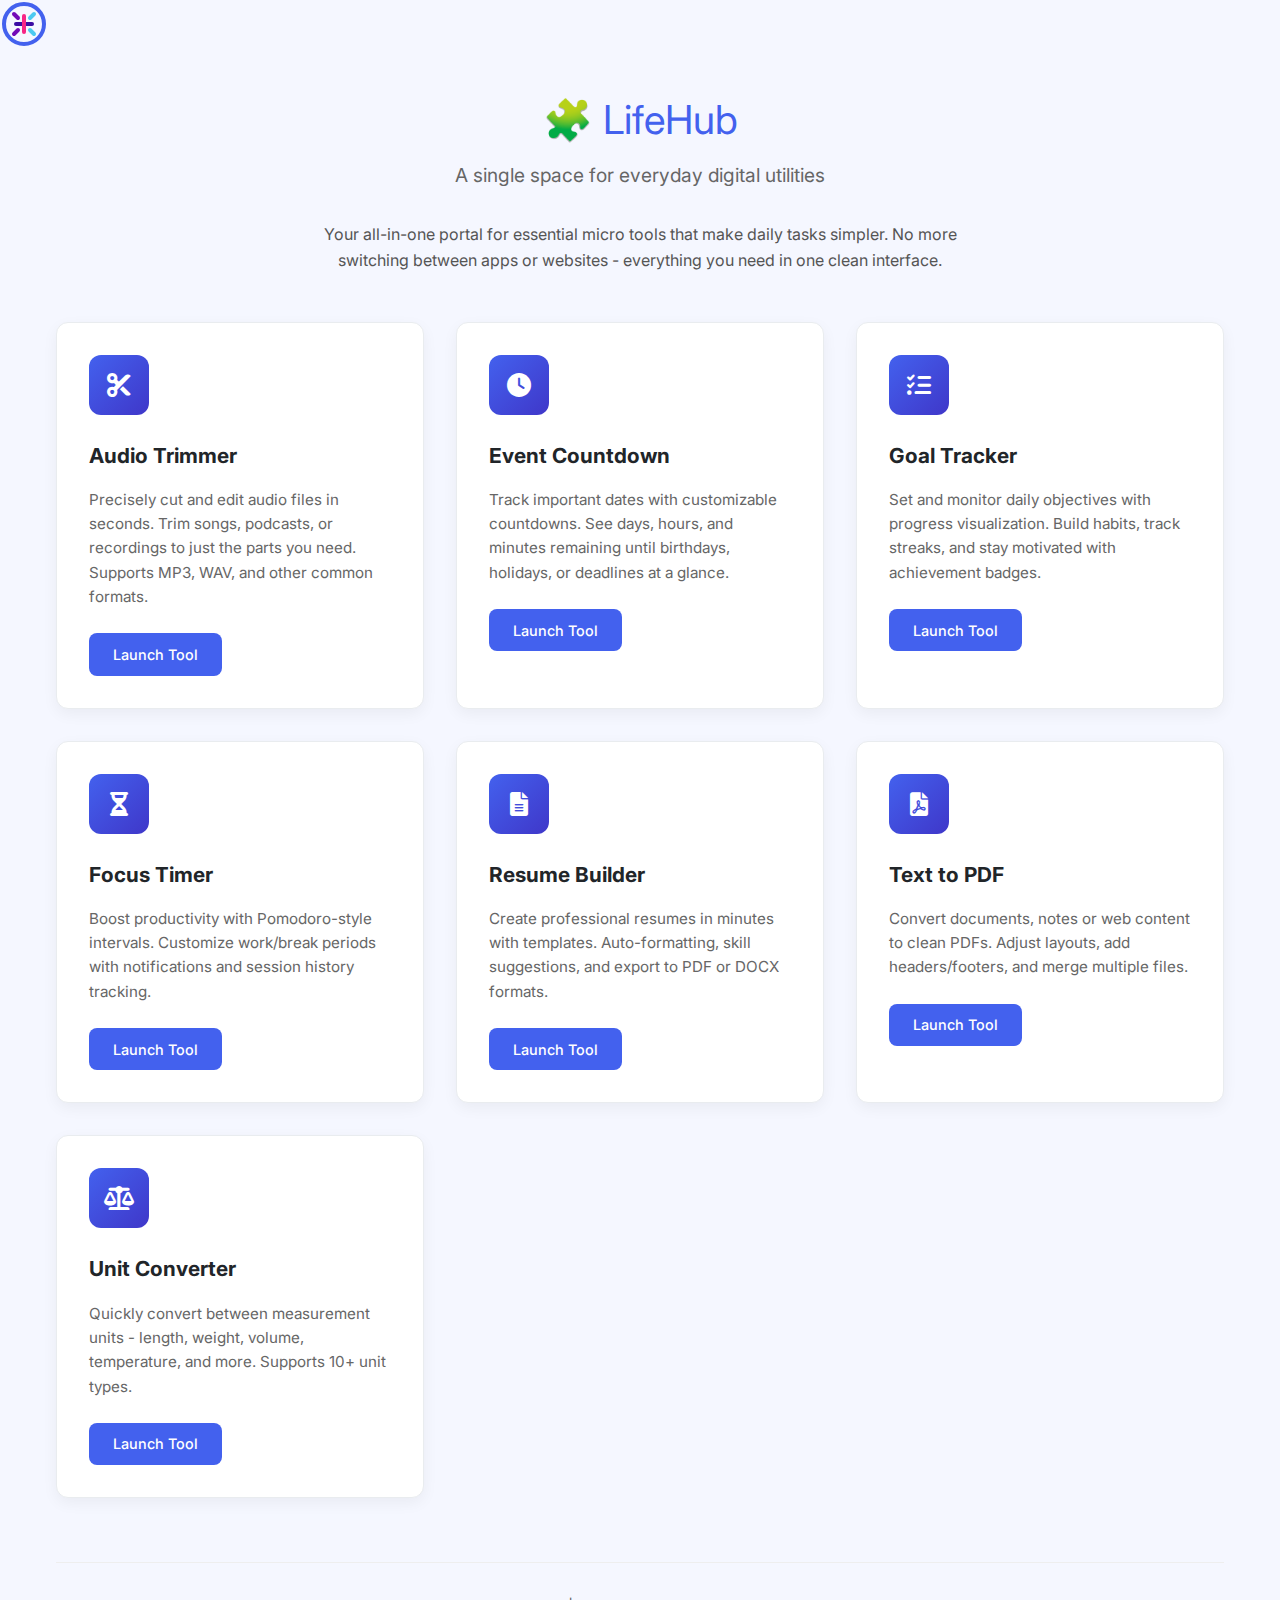
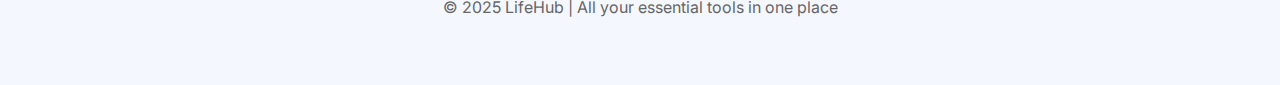
<file: Features.html>
<!DOCTYPE html>
<html lang="en">
<head>
    <meta charset="UTF-8">
    <meta name="viewport" content="width=device-width, initial-scale=1.0">
    <svg width="48" height="48" viewBox="0 0 24 24" fill="none" xmlns="http://www.w3.org/2000/svg">
  <path d="M12 22C17.5228 22 22 17.5228 22 12C22 6.47715 17.5228 2 12 2C6.47715 2 2 6.47715 2 12C2 17.5228 6.47715 22 12 22Z" stroke="#4361ee" stroke-width="2"/>
  <path d="M8 12H16" stroke="#3a0ca3" stroke-width="2" stroke-linecap="round"/>
  <path d="M12 8V16" stroke="#f72585" stroke-width="2" stroke-linecap="round"/>
  <path d="M9 9L7 7" stroke="#7209b7" stroke-width="2" stroke-linecap="round"/>
  <path d="M17 17L15 15" stroke="#4cc9f0" stroke-width="2" stroke-linecap="round"/>
  <path d="M15 9L17 7" stroke="#4cc9f0" stroke-width="2" stroke-linecap="round"/>
  <path d="M7 17L9 15" stroke="#7209b7" stroke-width="2" stroke-linecap="round"/>
</svg>
    <title>LifeHub – A Micro Tools Portal</title>
    <style>
        :root {
            --primary: #4361ee;
            --secondary: #3f37c9;
            --accent: #4895ef;
            --light: #f8f9fa;
            --dark: #212529;
            --success: #4cc9f0;
            --card-bg: #ffffff;
        }
        
        * {
            margin: 0;
            padding: 0;
            box-sizing: border-box;
            font-family: 'Inter', -apple-system, BlinkMacSystemFont, sans-serif;
        }
        
        body {
            background-color: #f5f7ff;
            color: var(--dark);
            line-height: 1.6;
        }
        
        .container {
            max-width: 1200px;
            margin: 0 auto;
            padding: 2rem 1rem;
        }
        
        header {
            text-align: center;
            margin-bottom: 3rem;
        }
        
        .logo {
            font-size: 2.5rem;
            margin-bottom: 0.5rem;
            color: var(--primary);
        }
        
        .tagline {
            font-size: 1.2rem;
            color: #666;
            max-width: 600px;
            margin: 0 auto 2rem;
        }
        
        .intro {
            max-width: 700px;
            margin: 0 auto 3rem;
            text-align: center;
            color: #555;
        }
        
        .tools-grid {
            display: grid;
            grid-template-columns: repeat(auto-fit, minmax(300px, 1fr));
            gap: 2rem;
        }
        
        .tool-card {
            background: var(--card-bg);
            border-radius: 12px;
            padding: 2rem;
            box-shadow: 0 5px 15px rgba(0, 0, 0, 0.05);
            transition: all 0.3s ease;
            border: 1px solid #e9ecef;
        }
        
        .tool-card:hover {
            transform: translateY(-5px);
            box-shadow: 0 8px 25px rgba(0, 0, 0, 0.1);
            border-color: var(--accent);
        }
        
        .tool-icon {
            width: 60px;
            height: 60px;
            background: linear-gradient(135deg, var(--primary), var(--secondary));
            color: white;
            border-radius: 12px;
            display: flex;
            align-items: center;
            justify-content: center;
            font-size: 1.5rem;
            margin-bottom: 1.5rem;
        }
        
        .tool-title {
            font-size: 1.3rem;
            margin-bottom: 1rem;
            color: var(--dark);
        }
        
        .tool-desc {
            color: #666;
            margin-bottom: 1.5rem;
            font-size: 0.95rem;
        }
        
        .launch-btn {
            display: inline-block;
            background-color: var(--primary);
            color: white;
            padding: 0.6rem 1.5rem;
            border-radius: 8px;
            text-decoration: none;
            font-weight: 500;
            font-size: 0.9rem;
            transition: all 0.3s ease;
        }
        
        .launch-btn:hover {
            background-color: var(--secondary);
            transform: translateY(-2px);
        }
        
        footer {
            text-align: center;
            margin-top: 4rem;
            color: #666;
            padding: 2rem 0;
            border-top: 1px solid #eee;
        }
        
        @media (max-width: 768px) {
            .tools-grid {
                grid-template-columns: 1fr;
            }
            
            .logo {
                font-size: 2rem;
            }
        }
    </style>
    <link href="https://fonts.googleapis.com/css2?family=Inter:wght@400;500;600;700&display=swap" rel="stylesheet">
    <link rel="stylesheet" href="https://cdnjs.cloudflare.com/ajax/libs/font-awesome/6.0.0-beta3/css/all.min.css">
</head>
<body>
    <div class="container">
        <header>
            <div class="logo">🧩 LifeHub</div>
            <p class="tagline">A single space for everyday digital utilities</p>
            <div class="intro">
                <p>Your all-in-one portal for essential micro tools that make daily tasks simpler. No more switching between apps or websites - everything you need in one clean interface.</p>
            </div>
        </header>
        
        <div class="tools-grid">
            <!-- Audio Trimmer -->
            <div class="tool-card">
                <div class="tool-icon">
                    <i class="fas fa-cut"></i>
                </div>
                <h3 class="tool-title">Audio Trimmer</h3>
                <p class="tool-desc">Precisely cut and edit audio files in seconds. Trim songs, podcasts, or recordings to just the parts you need. Supports MP3, WAV, and other common formats.</p>
                <a href="Audio trimmer.html" class="launch-btn">Launch Tool</a>
            </div>
            
            <!-- Countdown to Events -->
            <div class="tool-card">
                <div class="tool-icon">
                    <i class="fas fa-clock"></i>
                </div>
                <h3 class="tool-title">Event Countdown</h3>
                <p class="tool-desc">Track important dates with customizable countdowns. See days, hours, and minutes remaining until birthdays, holidays, or deadlines at a glance.</p>
                <a href="Countdown.html" class="launch-btn">Launch Tool</a>
            </div>
            
            <!-- Daily Goal Tracker -->
            <div class="tool-card">
                <div class="tool-icon">
                    <i class="fas fa-tasks"></i>
                </div>
                <h3 class="tool-title">Goal Tracker</h3>
                <p class="tool-desc">Set and monitor daily objectives with progress visualization. Build habits, track streaks, and stay motivated with achievement badges.</p>
                <a href="Daily Goal tracker.html" class="launch-btn">Launch Tool</a>
            </div>
            
            <!-- Focus Timer -->
            <div class="tool-card">
                <div class="tool-icon">
                    <i class="fas fa-hourglass-half"></i>
                </div>
                <h3 class="tool-title">Focus Timer</h3>
                <p class="tool-desc">Boost productivity with Pomodoro-style intervals. Customize work/break periods with notifications and session history tracking.</p>
                <a href="Focus Timer.html" class="launch-btn">Launch Tool</a>
            </div>
            
            <!-- Resume Builder -->
            <div class="tool-card">
                <div class="tool-icon">
                    <i class="fas fa-file-alt"></i>
                </div>
                <h3 class="tool-title">Resume Builder</h3>
                <p class="tool-desc">Create professional resumes in minutes with templates. Auto-formatting, skill suggestions, and export to PDF or DOCX formats.</p>
                <a href="resume.html" class="launch-btn">Launch Tool</a>
            </div>
            
            <!-- Text to PDF -->
            <div class="tool-card">
                <div class="tool-icon">
                    <i class="fas fa-file-pdf"></i>
                </div>
                <h3 class="tool-title">Text to PDF</h3>
                <p class="tool-desc">Convert documents, notes or web content to clean PDFs. Adjust layouts, add headers/footers, and merge multiple files.</p>
                <a href="text to pdf.html" class="launch-btn">Launch Tool</a>
            </div>
            
            <!-- Unit Converter -->
            <div class="tool-card">
                <div class="tool-icon">
                    <i class="fas fa-balance-scale"></i>
                </div>
                <h3 class="tool-title">Unit Converter</h3>
                <p class="tool-desc">Quickly convert between measurement units - length, weight, volume, temperature, and more. Supports 10+ unit types.</p>
                <a href="Unit Converter.html" class="launch-btn">Launch Tool</a>
            </div>
        </div>
        
        <footer>
            <p>© 2025 LifeHub | All your essential tools in one place</p>
        </footer>
    </div>
</body>
</html>
</file>
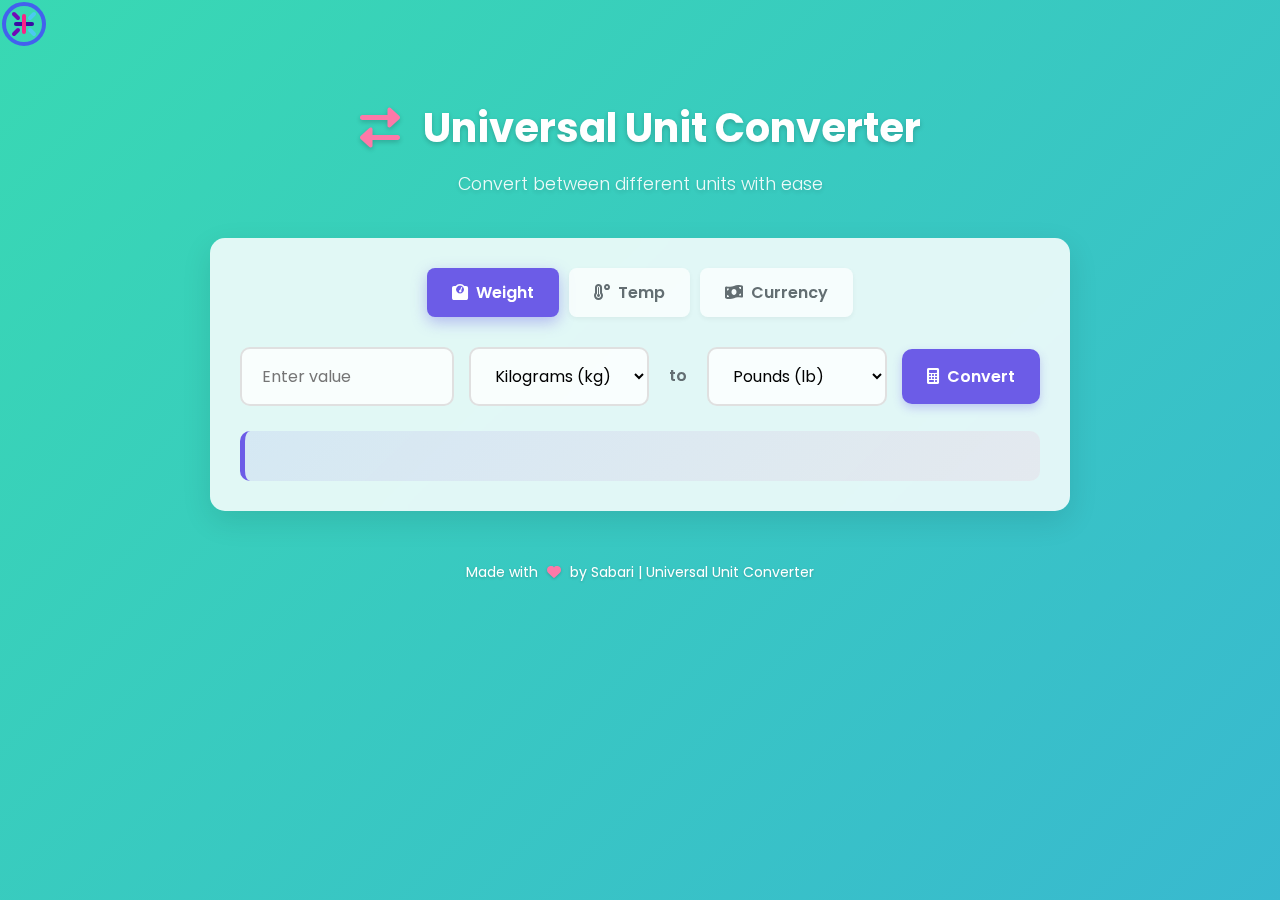
<file: Unit Converter.html>
<!DOCTYPE html>
<html lang="en">
<head>
    <meta charset="UTF-8">
    <meta name="viewport" content="width=device-width, initial-scale=1.0">
    <svg width="48" height="48" viewBox="0 0 24 24" fill="none" xmlns="http://www.w3.org/2000/svg">
  <path d="M12 22C17.5228 22 22 17.5228 22 12C22 6.47715 17.5228 2 12 2C6.47715 2 2 6.47715 2 12C2 17.5228 6.47715 22 12 22Z" stroke="#4361ee" stroke-width="2"/>
  <path d="M8 12H16" stroke="#3a0ca3" stroke-width="2" stroke-linecap="round"/>
  <path d="M12 8V16" stroke="#f72585" stroke-width="2" stroke-linecap="round"/>
  <path d="M9 9L7 7" stroke="#7209b7" stroke-width="2" stroke-linecap="round"/>
  <path d="M17 17L15 15" stroke="#4cc9f0" stroke-width="2" stroke-linecap="round"/>
  <path d="M15 9L17 7" stroke="#4cc9f0" stroke-width="2" stroke-linecap="round"/>
  <path d="M7 17L9 15" stroke="#7209b7" stroke-width="2" stroke-linecap="round"/>
</svg>
    <title>Universal Unit Converter</title>
    <link rel="stylesheet" href="Unit Converter.css">
    <link rel="stylesheet" href="https://cdnjs.cloudflare.com/ajax/libs/font-awesome/6.0.0-beta3/css/all.min.css">
    <link href="https://fonts.googleapis.com/css2?family=Poppins:wght@300;400;500;600;700&display=swap" rel="stylesheet">
</head>
<body>
    <div class="color-background"></div>
    <div class="container">
        <div class="header">
            <h1><i class="fas fa-exchange-alt"></i> Universal Unit Converter</h1>
            <p class="subtitle">Convert between different units with ease</p>
        </div>
        
        <div class="converter-card">
            <div class="tabs">
                <button class="tab active" data-tab="weight">
                    <i class="fas fa-weight"></i> Weight
                </button>
                <button class="tab" data-tab="temperature">
                    <i class="fas fa-temperature-high"></i> Temp
                </button>
                <button class="tab" data-tab="currency">
                    <i class="fas fa-money-bill-wave"></i> Currency
                </button>
            </div>
            
            <!-- Weight Converter -->
            <div id="weight" class="converter-content active">
                <div class="input-group">
                    <input type="number" id="weight-value" placeholder="Enter value">
                    <select id="weight-from">
                        <option value="kg">Kilograms (kg)</option>
                        <option value="g">Grams (g)</option>
                        <option value="lb">Pounds (lb)</option>
                        <option value="oz">Ounces (oz)</option>
                    </select>
                    <span class="to-text">to</span>
                    <select id="weight-to">
                        <option value="lb">Pounds (lb)</option>
                        <option value="kg">Kilograms (kg)</option>
                        <option value="g">Grams (g)</option>
                        <option value="oz">Ounces (oz)</option>
                    </select>
                    <button id="weight-convert" class="convert-btn">
                        <i class="fas fa-calculator"></i> Convert
                    </button>
                </div>
                <div class="result" id="weight-result"></div>
            </div>
            
            <!-- Temperature Converter -->
            <div id="temperature" class="converter-content">
                <div class="input-group">
                    <input type="number" id="temp-value" placeholder="Enter value">
                    <select id="temp-from">
                        <option value="c">Celsius (°C)</option>
                        <option value="f">Fahrenheit (°F)</option>
                        <option value="k">Kelvin (K)</option>
                    </select>
                    <span class="to-text">to</span>
                    <select id="temp-to">
                        <option value="f">Fahrenheit (°F)</option>
                        <option value="c">Celsius (°C)</option>
                        <option value="k">Kelvin (K)</option>
                    </select>
                    <button id="temp-convert" class="convert-btn">
                        <i class="fas fa-calculator"></i> Convert
                    </button>
                </div>
                <div class="result" id="temp-result"></div>
            </div>
            
            <!-- Currency Converter -->
            <div id="currency" class="converter-content">
                <div class="input-group">
                    <input type="number" id="currency-value" placeholder="Enter value">
                    <select id="currency-from">
                        <option value="USD">US Dollar (USD)</option>
                        <option value="EUR">Euro (EUR)</option>
                        <option value="GBP">British Pound (GBP)</option>
                        <option value="JPY">Japanese Yen (JPY)</option>
                        <option value="CAD">Canadian Dollar (CAD)</option>
                        <option value="AUD">Australian Dollar (AUD)</option>
                        <option value="INR">Indian Rupee (INR)</option>
                    </select>
                    <span class="to-text">to</span>
                    <select id="currency-to">
                        <option value="INR">Indian Rupee (INR)</option>
                        <option value="USD">US Dollar (USD)</option>
                        <option value="EUR">Euro (EUR)</option>
                        <option value="GBP">British Pound (GBP)</option>
                        <option value="JPY">Japanese Yen (JPY)</option>
                        <option value="CAD">Canadian Dollar (CAD)</option>
                        <option value="AUD">Australian Dollar (AUD)</option>
                    </select>
                    <button id="currency-convert" class="convert-btn">
                        <i class="fas fa-calculator"></i> Convert
                    </button>
                </div>
                <div class="result" id="currency-result"></div>
                <div class="note">
                    <i class="fas fa-info-circle"></i> Currency rates are updated once daily and may not reflect real-time values.
                </div>
            </div>
        </div>
        
        <div class="footer">
            <p>Made with <i class="fas fa-heart"></i> by Sabari | Universal Unit Converter</p>
        </div>
    </div>

    <script src="Unit Converter.js"></script>
</body>
</html>
</file>
<file: Unit Converter.css>
:root {
    --primary-color: #6c5ce7;
    --secondary-color: #a29bfe;
    --accent-color: #fd79a8;
    --text-color: #2d3436;
    --light-text: #636e72;
    --bg-color: #f9f9f9;
    --card-bg: #ffffff;
    --shadow: 0 10px 30px rgba(0, 0, 0, 0.1);
}

* {
    margin: 0;
    padding: 0;
    box-sizing: border-box;
    font-family: 'Poppins', sans-serif;
}

body {
    background-color: var(--bg-color);
    color: var(--text-color);
    line-height: 1.6;
    min-height: 100vh;
    overflow-x: hidden;
}

.color-background {
    position: fixed;
    top: 0;
    left: 0;
    width: 100%;
    height: 100%;
    background: linear-gradient(-45deg, #ee7752, #e73c7e, #23a6d5, #23d5ab);
    background-size: 400% 400%;
    animation: gradientBG 15s ease infinite;
    z-index: -1;
    opacity: 0.9;
}

@keyframes gradientBG {
    0% {
        background-position: 0% 50%;
    }
    50% {
        background-position: 100% 50%;
    }
    100% {
        background-position: 0% 50%;
    }
}

.container {
    max-width: 900px;
    margin: 40px auto;
    padding: 0 20px;
}

.header {
    text-align: center;
    margin-bottom: 40px;
    color: white;
    text-shadow: 0 2px 5px rgba(0, 0, 0, 0.2);
}

.header h1 {
    font-size: 2.5rem;
    margin-bottom: 10px;
    font-weight: 700;
}

.header h1 i {
    margin-right: 15px;
    color: var(--accent-color);
}

.subtitle {
    font-size: 1.1rem;
    opacity: 0.9;
    font-weight: 300;
}

.converter-card {
    background: var(--card-bg);
    border-radius: 15px;
    padding: 30px;
    box-shadow: var(--shadow);
    backdrop-filter: blur(5px);
    background-color: rgba(255, 255, 255, 0.85);
    margin-bottom: 30px;
}

.tabs {
    display: flex;
    justify-content: center;
    margin-bottom: 30px;
    gap: 10px;
}

.tab {
    padding: 12px 25px;
    background: none;
    border: none;
    cursor: pointer;
    font-size: 16px;
    font-weight: 600;
    color: var(--light-text);
    transition: all 0.3s ease;
    border-radius: 8px;
    display: flex;
    align-items: center;
    gap: 8px;
    background-color: rgba(255, 255, 255, 0.7);
    box-shadow: 0 2px 5px rgba(0, 0, 0, 0.05);
}

.tab.active {
    background-color: var(--primary-color);
    color: white;
    box-shadow: 0 5px 15px rgba(108, 92, 231, 0.4);
}

.tab:hover:not(.active) {
    background-color: rgba(108, 92, 231, 0.1);
    color: var(--primary-color);
}

.converter-content {
    display: none;
    animation: fadeIn 0.5s ease;
}

.converter-content.active {
    display: block;
}

@keyframes fadeIn {
    from {
        opacity: 0;
        transform: translateY(10px);
    }
    to {
        opacity: 1;
        transform: translateY(0);
    }
}

.input-group {
    display: flex;
    flex-wrap: wrap;
    align-items: center;
    gap: 15px;
    margin-bottom: 25px;
}

.input-group input {
    flex: 1;
    min-width: 120px;
    padding: 15px 20px;
    border: 2px solid #e0e0e0;
    border-radius: 10px;
    font-size: 16px;
    transition: all 0.3s ease;
    background-color: rgba(255, 255, 255, 0.8);
}

.input-group input:focus {
    border-color: var(--primary-color);
    outline: none;
    box-shadow: 0 0 0 3px rgba(108, 92, 231, 0.2);
}

.input-group select {
    padding: 15px 20px;
    border: 2px solid #e0e0e0;
    border-radius: 10px;
    font-size: 16px;
    background: white;
    cursor: pointer;
    transition: all 0.3s ease;
    background-color: rgba(255, 255, 255, 0.8);
}

.input-group select:focus {
    border-color: var(--primary-color);
    outline: none;
}

.to-text {
    font-weight: 600;
    color: var(--light-text);
    margin: 0 5px;
}

.convert-btn {
    padding: 15px 25px;
    background: var(--primary-color);
    color: white;
    border: none;
    border-radius: 10px;
    font-size: 16px;
    font-weight: 600;
    cursor: pointer;
    transition: all 0.3s ease;
    display: flex;
    align-items: center;
    gap: 8px;
    box-shadow: 0 4px 10px rgba(108, 92, 231, 0.3);
}

.convert-btn:hover {
    background: #5a4bd1;
    transform: translateY(-2px);
    box-shadow: 0 6px 15px rgba(108, 92, 231, 0.4);
}

.convert-btn:active {
    transform: translateY(0);
}

.result {
    padding: 25px;
    background: linear-gradient(135deg, rgba(108, 92, 231, 0.1), rgba(253, 121, 168, 0.1));
    border-radius: 10px;
    font-size: 1.2rem;
    text-align: center;
    margin-top: 25px;
    border-left: 5px solid var(--primary-color);
    animation: fadeIn 0.5s ease;
}

.result strong {
    color: var(--primary-color);
    font-weight: 700;
}

.note {
    font-size: 14px;
    color: var(--light-text);
    text-align: center;
    margin-top: 25px;
    display: flex;
    align-items: center;
    justify-content: center;
    gap: 8px;
}

.note i {
    color: var(--accent-color);
}

.footer {
    text-align: center;
    color: white;
    padding: 20px;
    font-size: 14px;
    text-shadow: 0 1px 3px rgba(0, 0, 0, 0.2);
}

.footer i {
    color: var(--accent-color);
    margin: 0 5px;
}

/* Responsive Design */
@media (max-width: 768px) {
    .container {
        margin: 20px auto;
        padding: 0 15px;
    }
    
    .header h1 {
        font-size: 2rem;
    }
    
    .converter-card {
        padding: 20px;
    }
    
    .tabs {
        flex-wrap: wrap;
    }
    
    .tab {
        padding: 10px 15px;
        font-size: 14px;
    }
    
    .input-group {
        flex-direction: column;
        align-items: stretch;
    }
    
    .input-group input, 
    .input-group select, 
    .input-group button {
        width: 100%;
    }
    
    .to-text {
        display: none;
    }
}
</file>
